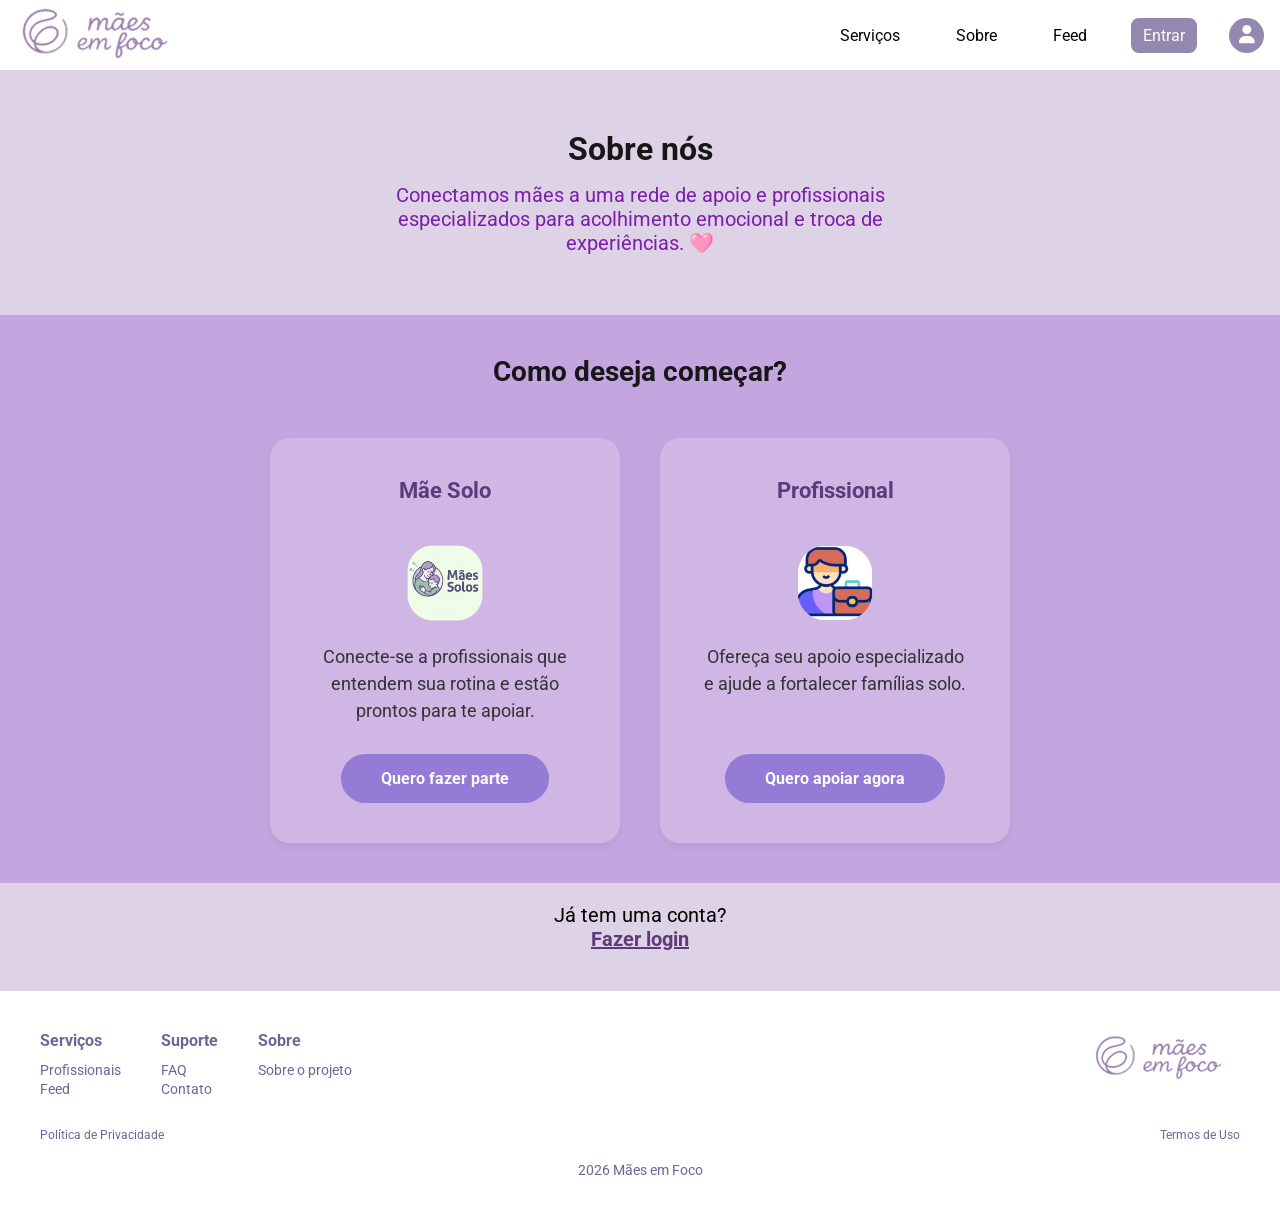
<file: index.html>
<!DOCTYPE html>
<html lang="pt-br">
  <head>
    <meta charset="UTF-8" />
    <meta http-equiv="refresh" content="0; url=src/index.html" />
    <title>Mães em Foco</title>
  </head>
  <body>
    <p>Redirecionando... <a href="src/index.html">Clique aqui se não for redirecionado</a>.</p>
  </body>
</html>
</file>
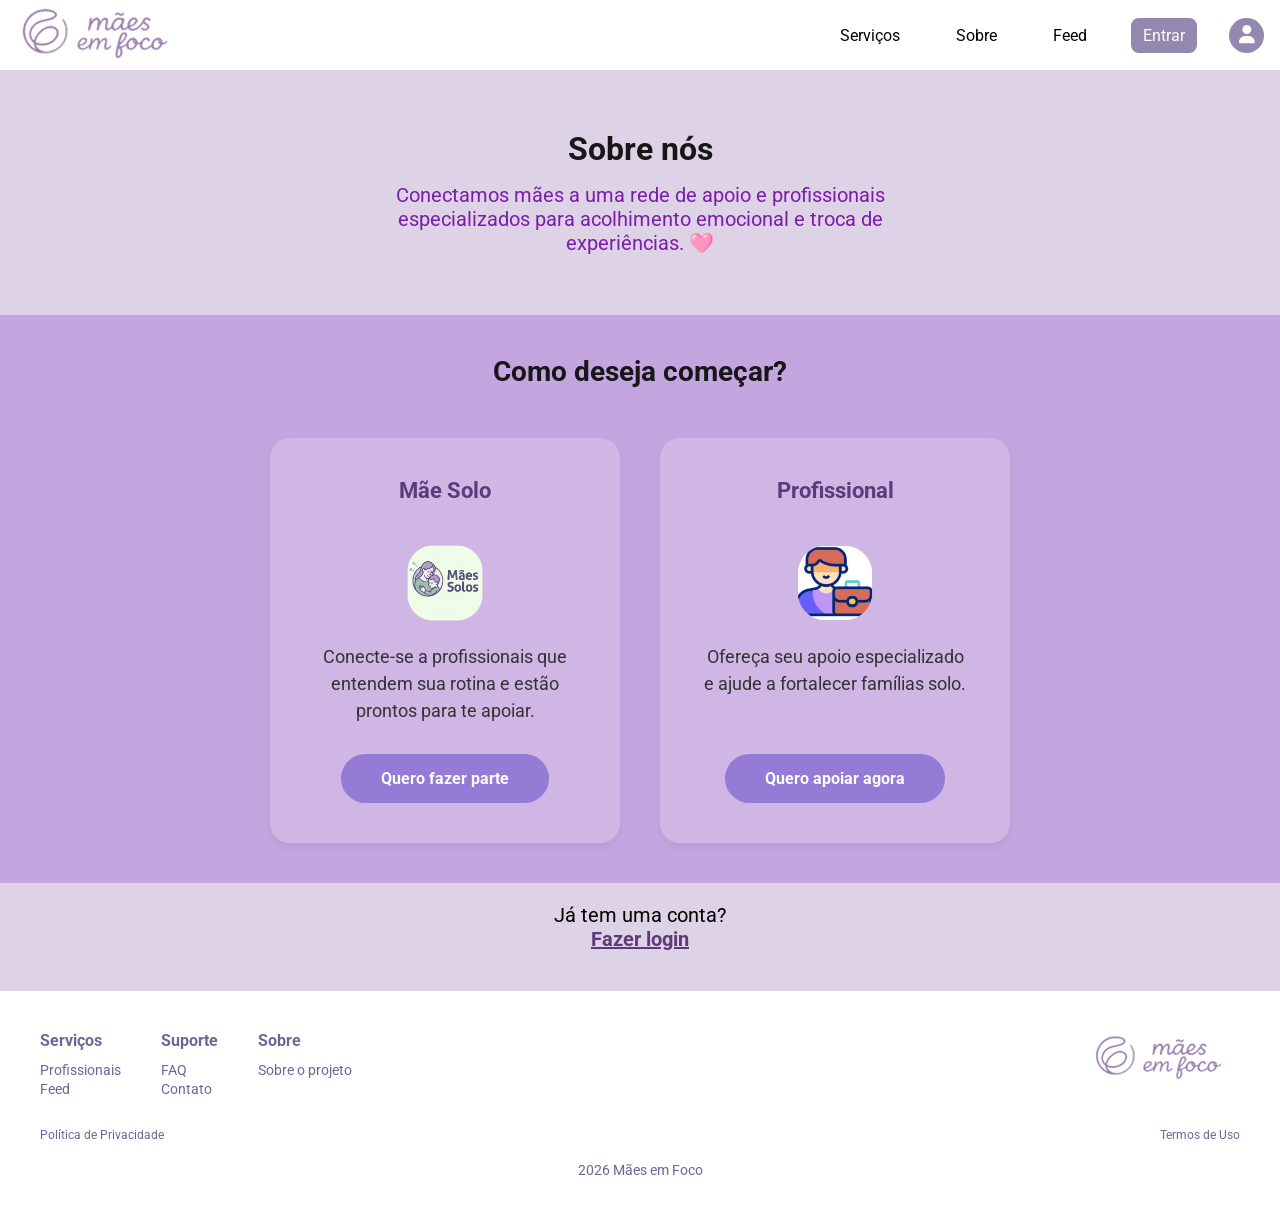
<file: src/index.html>
<!DOCTYPE html>
<html lang="pt-br">
  <head>
    <meta charset="UTF-8" />
    <meta name="viewport" content="width=device-width, initial-scale=1.0" />
    <title>Início | Mães em Foco</title>
    <link rel="stylesheet" href="assets/css/global.css" />
    <link rel="stylesheet" href="assets/css/style.css" />
    <link rel="stylesheet" href="https://cdnjs.cloudflare.com/ajax/libs/font-awesome/6.5.0/css/all.min.css" />
  </head>
  <body>
    <header-component></header-component>

    <main class="conteudo-principal">
      <section class="banner-sobre">
        <h2>Sobre nós</h2>
        <p>Conectamos mães a uma rede de apoio e profissionais especializados para acolhimento emocional e troca de experiências. 🩷</p>
      </section>

      <section class="secao-escolha">
        <h3 class="titulo-escolha">Como deseja começar?</h3>
        <div class="cards-container">
          <div class="card">
            <h4>Mãe Solo</h4>
            <img src="assets/img/icon-mae.png" alt="Mãe Solo" class="card-icon" />
            <p class="card-texto">Conecte-se a profissionais que entendem sua rotina e estão prontos para te apoiar.</p>
            <a href="pages/cadastro/cadastro-maes.html" class="btn-acao">Quero fazer parte</a>
          </div>

          <div class="card">
            <h4>Profissional</h4>
            <img src="assets/img/icon-profissional.png" alt="Profissional" class="card-icon" />
            <p class="card-texto">Ofereça seu apoio especializado e ajude a fortalecer famílias solo.</p>
            <a href="cadastro-profissional.html" class="btn-acao">Quero apoiar agora</a>
          </div>
        </div>
      </section>

      <section class="login-prompt">
        <p>Já tem uma conta?</p>
        <a href="pages/login-maes/login-maes.html">Fazer login</a>
      </section>
    </main>

    <footer-component></footer-component>

    <script src="assets/navbar.js"></script>
    <script src="assets/footer.js"></script>
  </body>
</html>
</file>
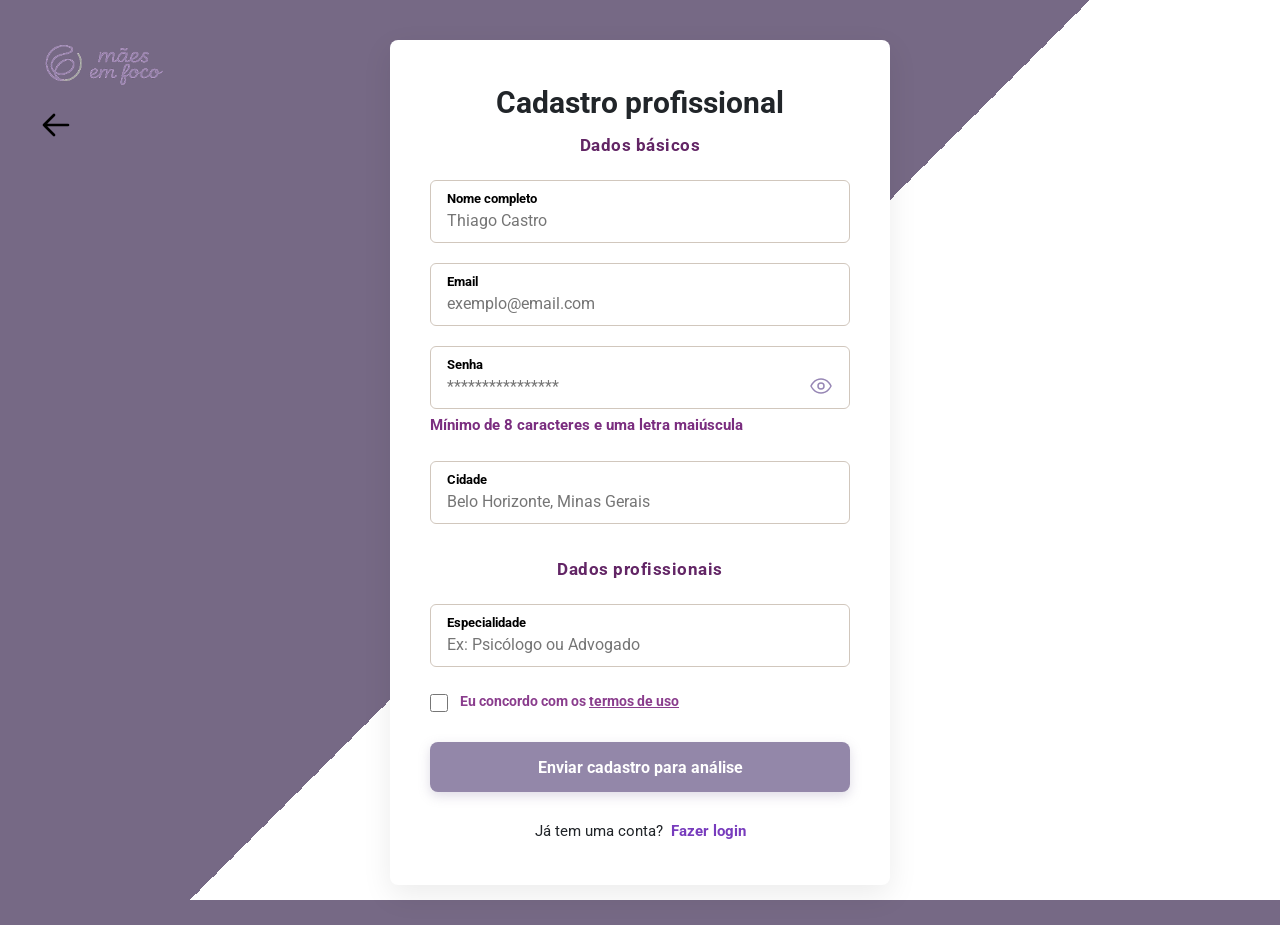
<file: src/cadastro-profissional.html>
<!DOCTYPE html>
<html lang="pt-br">

<head>
    <meta charset="UTF-8">
    <meta name="viewport" content="width=device-width, initial-scale=1.0">
    <link rel="stylesheet" href="assets/css/cadastro-profissional.css">
    <title>Cadastro Profissional - Mães em Foco</title>
</head>

<body>
    <div class="topo-pagina">
        <img src="assets/img/logo.png" alt="Mães em Foco" id="logo-fundo">
        <a href="javascript:history.back()" class="voltar-btn">
            <svg xmlns="http://www.w3.org/2000/svg" fill="none" viewBox="0 0 24 24" stroke-width="2" stroke="currentColor">
                <path stroke-linecap="round" stroke-linejoin="round" d="M10.5 19.5L3 12m0 0l7.5-7.5M3 12h18" />
            </svg>
        </a>
    </div>
    
    <main class="container" id="conteudo-principal">
        <form id="form-login">
            <h1>Cadastro profissional</h1>
            <p class="paragrafo1 secao-dados">Dados básicos</p>
            
            <div class="input-box">
                <label for="nome">Nome completo</label>
                <input placeholder="Thiago Castro" type="text" name="name" id="nome">
            </div>
            
            <div class="input-box">
                <label for="email">Email</label>
                <input placeholder="exemplo@email.com" type="email" autocomplete="email" id="email">
            </div>
            
            <div class="input-box">
                <label for="senha">Senha</label>
                <div class="senha-wrapper">
                    <input placeholder="****************" type="password" maxlength="14" id="senha">
                    <span class="olho-senha" id="btn-olho">
                        <svg id="icone-olho" xmlns="http://www.w3.org/2000/svg" fill="none" viewBox="0 0 24 24" stroke-width="1.5" stroke="currentColor" width="24" height="24">
                            <path class="olho-visivel" d="M2 12s3-7 10-7 10 7 10 7-3 7-10 7-10-7-10-7z" />
                            <circle class="olho-visivel" cx="12" cy="12" r="3" />
                            <line class="olho-oculto" x1="2" y1="2" x2="22" y2="22" />
                        </svg>
                    </span>
                </div>
            </div>
            <p class="aviso-senha">Mínimo de 8 caracteres e uma letra maiúscula</p>
            
            <div class="input-box">
                <label for="cidade">Cidade</label>
                <input placeholder="Belo Horizonte, Minas Gerais" id="cidade">
            </div>
            
            <p class="paragrafo1 secao-profissionais">Dados profissionais</p>
            
            <div class="input-box">
                <label for="especialidade">Especialidade</label>
                <input placeholder="Ex: Psicólogo ou Advogado" id="especialidade" list="opcoes-especialidade">
                <datalist id="opcoes-especialidade">
                    <option value="Psicólogo">
                    <option value="Advogado">
                    <option value="Babá">
                    <option value="Creche">
                </datalist>
            </div>

           <div class="input-box" id="registroContainer" style="display: none;">
    <label for="registro">Registro profissional (OAB, CRP)</label>

    <div class="arquivo-wrapper">
       <span class="icone-anexo" style="font-family: Arial, sans-serif;">
    📎
</span>

        <input
            type="file"
            id="registro"
            accept=".pdf,.jpg,.jpeg,.png"
        >

        <span id="nomeArquivo">Selcione o documento comprovatório</span>
    </div>
</div>
            
            <div class="lembrar-senha">
                <input type="checkbox" id="termos">
                <label for="termos">
                    Eu concordo com os <a href="termosdeuso.html">termos de uso</a>
                </label>
            </div>
            
            <button type="submit" class="prof">Enviar cadastro para análise</button>
            
            <div class="profissional">
                <span>Já tem uma conta? <a href="pages/login-maes/login-maes.html" class="conta"><b>Fazer login</b></a></span>
            </div>
        </form>
    </main>

    <div id="tela-sucesso" class="tela-sucesso" style="display: none;">
        <div class="card-notificacao">
            <div class="mensagem-sucesso">
                Sucesso! Seu cadastro foi enviado para análise. Em breve você receberá um retorno no seu e-mail.
            </div>
            <button type="button" id="btn-fechar-sucesso" class="btn-ok">OK</button>
        </div>
    </div>

       <div id="tela-email-analise" class="tela-sucesso" style="display: none;">
    <div class="card-notificacao">
        <div class="mensagem-sucesso">
            Este e-mail já está em análise. Caso seja aprovado, entraremos em contato!
        </div>
        <button type="button" id="btn-fechar-analise" class="btn-ok">
            OK
        </button>
    </div>
</div>
   

    <script src="assets/js/cadastro-sucesso.js"></script>
    <script src="assets/js/profissional.js"></script>
</body>
</html>
</file>
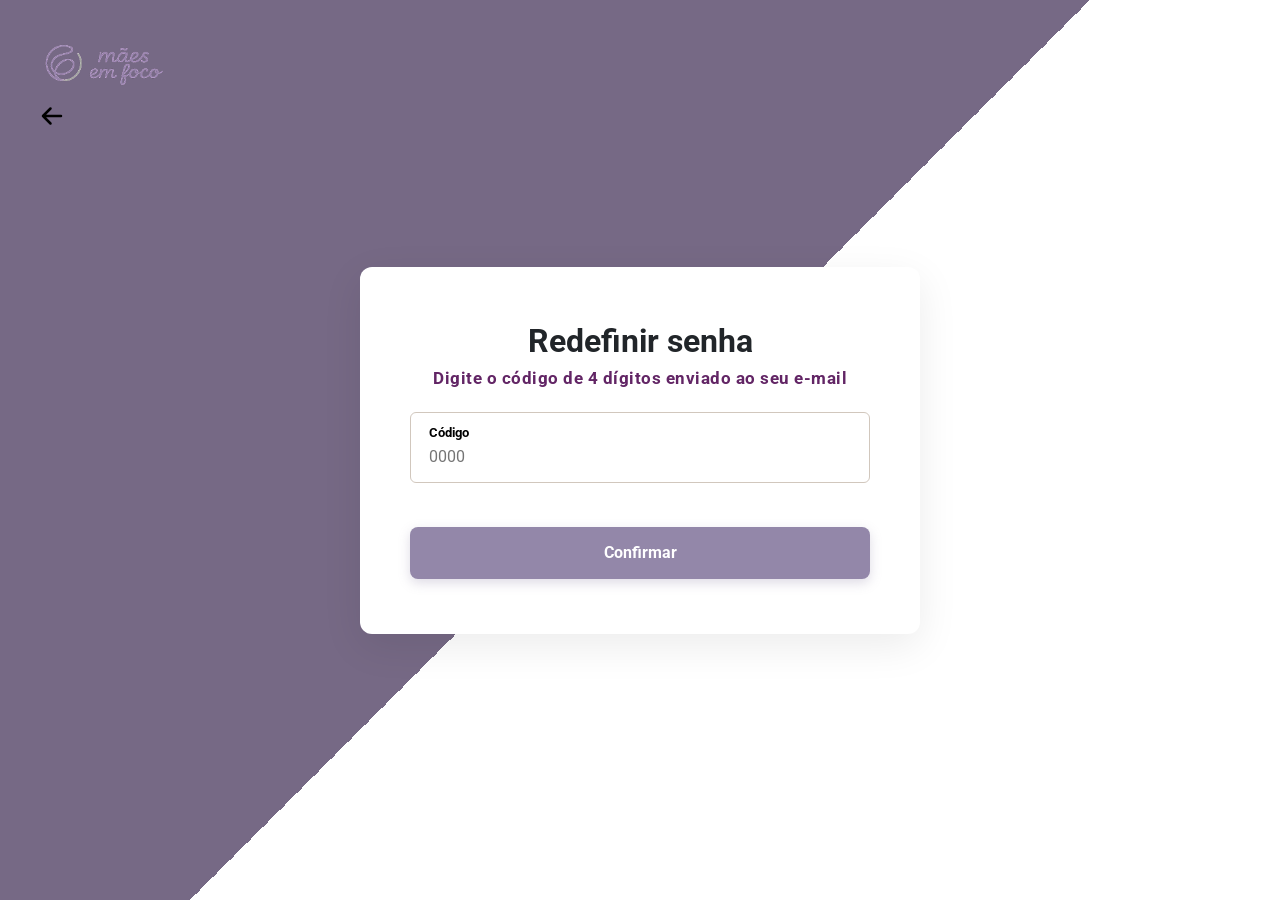
<file: src/codigo.html>
<!DOCTYPE html>
<html lang="pt-br">
<head>
    <meta charset="UTF-8">
    <meta name="viewport" content="width=device-width, initial-scale=1.0">
    <link rel="stylesheet" href="assets/css/codigo.css">
    <title>Verificar Código - Mães em Foco</title>
</head>
<body>

    <div class="topo-pagina">
        <img src="assets/img/logo.png" alt="Mães em Foco" id="logo-fundo">
        <a href="javascript:history.back()" class="voltar-btn">
            <svg xmlns="http://www.w3.org/2000/svg" fill="none" viewBox="0 0 24 24" stroke-width="2.5" stroke="currentColor" width="24" height="24">
                <path stroke-linecap="round" stroke-linejoin="round" d="M10.5 19.5L3 12m0 0l7.5-7.5M3 12h18" />
            </svg>
        </a>
    </div>
    
    <main class="container">
        <form id="form-login">
            <h1>Redefinir senha</h1>
            <p class="paragrafo-1">Digite o código de 4 dígitos enviado ao seu e-mail</p>
            
            <div class="secao-dados">
                <div class="input-box">
                    <label for="codigo">Código</label>
                    <input placeholder="0000" type="number" id="codigo" maxlength="4" required>
                </div>
            </div>
            
            <button type="submit" class="code">Confirmar</button>
        </form>
    </main>

    <div id="tela-sucesso" class="tela-sucesso" style="display: none;">
        <div class="card-notificacao">
            <div class="mensagem-sucesso">
                Código validado com sucesso!
            </div>
            <button type="button" id="btn-fechar-sucesso" class="btn-ok">OK</button>
        </div>
    </div>

    <script src="assets/js/codigo.js"></script>
</body>
</html>
</file>
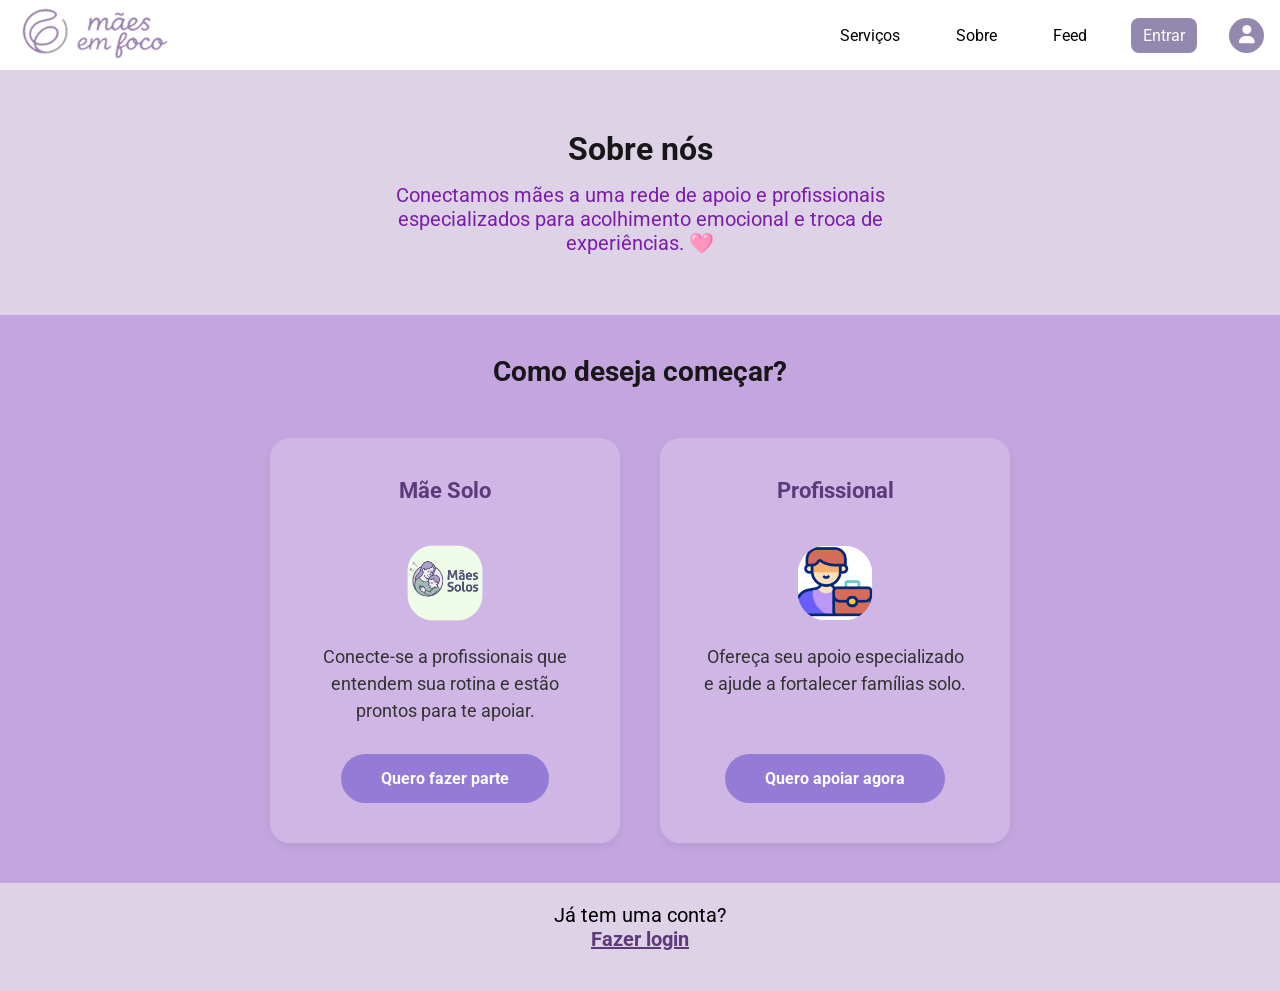
<file: src/landing-page.html>
<!DOCTYPE html>
<html lang="pt-br">
  <head>
    <meta charset="UTF-8" />
    <meta name="viewport" content="width=device-width, initial-scale=1.0" />
    <title>Início | Mães em Foco</title>
    <link rel="stylesheet" href="assets/css/global.css" />
    <link rel="stylesheet" href="assets/css/landing-page.css" />
    <link rel="stylesheet" href="https://cdnjs.cloudflare.com/ajax/libs/font-awesome/6.5.0/css/all.min.css" />
  </head>
  <body>
    <header-component></header-component>

    <main class="conteudo-principal">
      <section class="banner-sobre">
        <h2>Sobre nós</h2>
        <p>Conectamos mães a uma rede de apoio e profissionais especializados para acolhimento emocional e troca de experiências. 🩷 </p>
      </section>

      <section class="secao-escolha">
        <h3 class="titulo-escolha">Como deseja começar?</h3>
        <div class="cards-container">
          <div class="card">
            <h4>Mãe Solo</h4>
            <img src="assets/img/icon-mae.png" alt="Mãe Solo" class="card-icon">
            <p class="card-texto">Conecte-se a profissionais que entendem sua rotina e estão prontos para te apoiar.</p>
            <button class="btn-acao">Quero fazer parte</button>
          </div>
          
          <div class="card">
            <h4>Profissional</h4>
            <img src="assets/img/icon-profissional.png" alt="Profissional" class="card-icon">
            <p class="card-texto">Ofereça seu apoio especializado e ajude a fortalecer famílias solo.</p>
            <a href="cadastro-profissional.html" class="btn-acao">Quero apoiar agora</a>
          </div>
        </div>
      </section>

      <section class="login-prompt">
        <p>Já tem uma conta?</p>
        <a href="login.html">Fazer login</a>
      </section>
    </main>

    <footer-component></footer-component>

    <script src="assets/navbar.js"></script>
  </body>
</html>
</file>
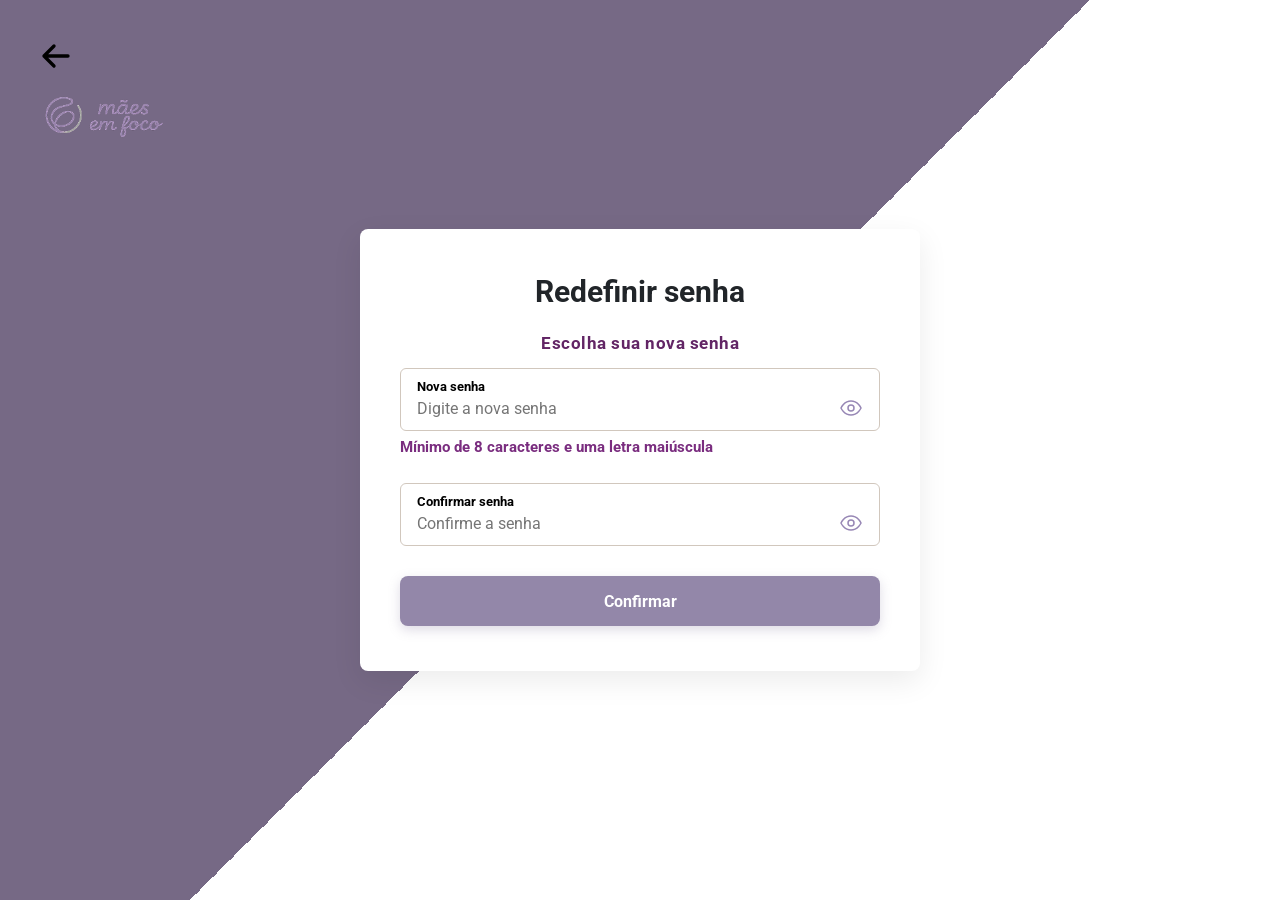
<file: src/nova-senha.html>
<!DOCTYPE html>
<html lang="pt-br">
<head>
  <meta charset="UTF-8">
  <meta name="viewport" content="width=device-width, initial-scale=1.0">
  <link rel="stylesheet" href="assets/css/nova-senha.css">
  <title>Recuperação de senha</title>
</head>
<body>

  <div class="topo-pagina">
    <a href="javascript:history.back()" class="voltar-btn">
      <svg xmlns="http://www.w3.org/2000/svg" fill="none" viewBox="0 0 24 24" stroke-width="2.5" stroke="currentColor" style="width: 100%; height: 100%;">
        <path stroke-linecap="round" stroke-linejoin="round" d="M10.5 19.5L3 12m0 0l7.5-7.5M3 12h18" />
      </svg>
    </a>
    <img src="assets/img/logo.png" alt="Mães em Foco" id="logo-fundo">
  </div>

  <main class="container">
    <form id="form-login">
      <h1>Redefinir senha</h1>
      <p class="paragrafo1">Escolha sua nova senha</p>

      <div class="secao-dados">
        <div class="input-box">
          <label for="senha-nova">Nova senha</label>
          <div class="senha-wrapper">
            <input type="password" maxlength="14" id="senha-nova" placeholder="Digite a nova senha">
            <span class="olho-senha" id="btn-olho-nova">
              <svg xmlns="http://www.w3.org/2000/svg" fill="none" viewBox="0 0 24 24" stroke-width="1.5" stroke="currentColor" width="24" height="24">
                <path class="olho-visivel" d="M2 12s3-7 10-7 10 7 10 7-3 7-10 7-10-7-10-7z" />
                <circle class="olho-visivel" cx="12" cy="12" r="3" />
                <line class="olho-oculto" x1="2" y1="2" x2="22" y2="22" />
              </svg>
            </span>
          </div>
        </div>
        
        <p class="ajuda-texto">Mínimo de 8 caracteres e uma letra maiúscula</p>

        <div class="input-box">
          <label for="confirme">Confirmar senha</label>
          <div class="senha-wrapper">
            <input type="password" maxlength="14" id="confirme" placeholder="Confirme a senha">
            <span class="olho-senha" id="btn-olho-confirme">
              <svg xmlns="http://www.w3.org/2000/svg" fill="none" viewBox="0 0 24 24" stroke-width="1.5" stroke="currentColor" width="24" height="24">
                <path class="olho-visivel" d="M2 12s3-7 10-7 10 7 10 7-3 7-10 7-10-7-10-7z" />
                <circle class="olho-visivel" cx="12" cy="12" r="3" />
                <line class="olho-oculto" x1="2" y1="2" x2="22" y2="22" />
              </svg>
            </span>
          </div>
        </div>
      </div>

      <button type="submit" class="new">Confirmar</button>
    </form>
  </main>

  <div id="tela-sucesso" class="tela-sucesso" style="display: none;">
    <div class="card-notificacao">
        <div class="mensagem-sucesso">
            Sucesso! Sua senha foi redefinida com sucesso. Clique em OK para voltar à tela de login.
        </div>
        <button type="button" id="btn-fechar-sucesso" class="btn-ok">OK</button>
    </div>
  </div>

  <script src="assets/js/novasenha.js"></script>
</body>
</html>
</file>
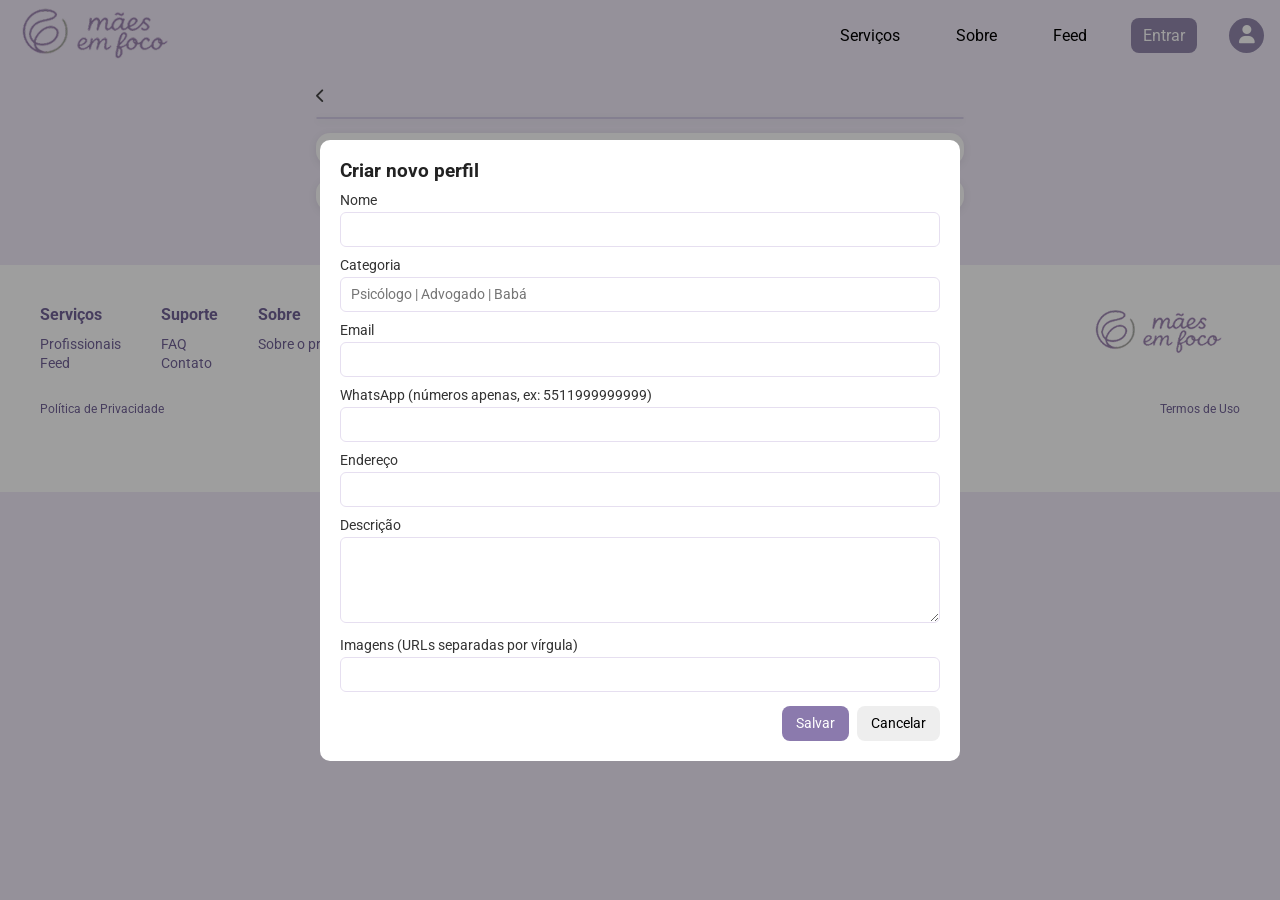
<file: src/perfil.html>
﻿<!DOCTYPE html>
<html lang="pt-br">
<head>
    <meta charset="UTF-8" />
    <meta name="viewport" content="width=device-width, initial-scale=1.0" />
    <title>Página Profissional | Mães em Foco</title>
    <link rel="stylesheet" href="assets/css/global.css" />
    <link rel="stylesheet" href="assets/css/perfil.css" />
    <link rel="stylesheet" href="https://cdnjs.cloudflare.com/ajax/libs/font-awesome/6.5.0/css/all.min.css" />
</head>
<body>
<header-component></header-component>

<main class="perfil-page">
    <a href="javascript:history.back()" class="voltar-link"><i class="fa-solid fa-chevron-left"></i></a>

    <section class="card-principal" id="card-principal">
    </section>

    <section class="endereco-card" id="endereco-card">
    </section>

    <section class="galeria-card" id="galeria-card">
    </section>

    <section class="avaliacoes-card" id="avaliacoes-card">
    </section>

    <div class="acoes-admin" id="acoes-admin" style="display:none;">
        <button id="btn-editar" class="btn btn-edit">Editar perfil</button>
        <button id="btn-excluir" class="btn btn-delete">Excluir perfil</button>
    </div>

    <div id="modal-edicao" class="modal" style="display:none;">
        <div class="modal-conteudo">
            <h3 id="modal-titulo">Editar perfil</h3>
            <form id="form-edicao">
                <label for="input-nome">Nome</label>
                <input type="text" id="input-nome" required />

                <label for="input-categoria">Categoria</label>
                <input type="text" id="input-categoria" placeholder="Psicólogo | Advogado | Babá" required />

                <label for="input-email">Email</label>
                <input type="email" id="input-email" />

                <label for="input-whatsapp">WhatsApp (números apenas, ex: 5511999999999)</label>
                <input type="text" id="input-whatsapp" />

                <label for="input-endereco">Endereço</label>
                <input type="text" id="input-endereco" />

                <label for="input-descricao">Descrição</label>
                <textarea id="input-descricao" rows="4"></textarea>

                <label for="input-imagens">Imagens (URLs separadas por vírgula)</label>
                <input type="text" id="input-imagens" />

                <div class="modal-actions">
                    <button type="submit" class="btn btn-save">Salvar</button>
                    <button type="button" id="btn-cancelar" class="btn btn-cancel">Cancelar</button>
                </div>
            </form>
        </div>
    </div>

</main>

<footer-component></footer-component>

<script src="assets/navbar.js"></script>
<script src="assets/footer.js"></script>
<script src="assets/js/perfil.js"></script>
</body>
</html>
</file>
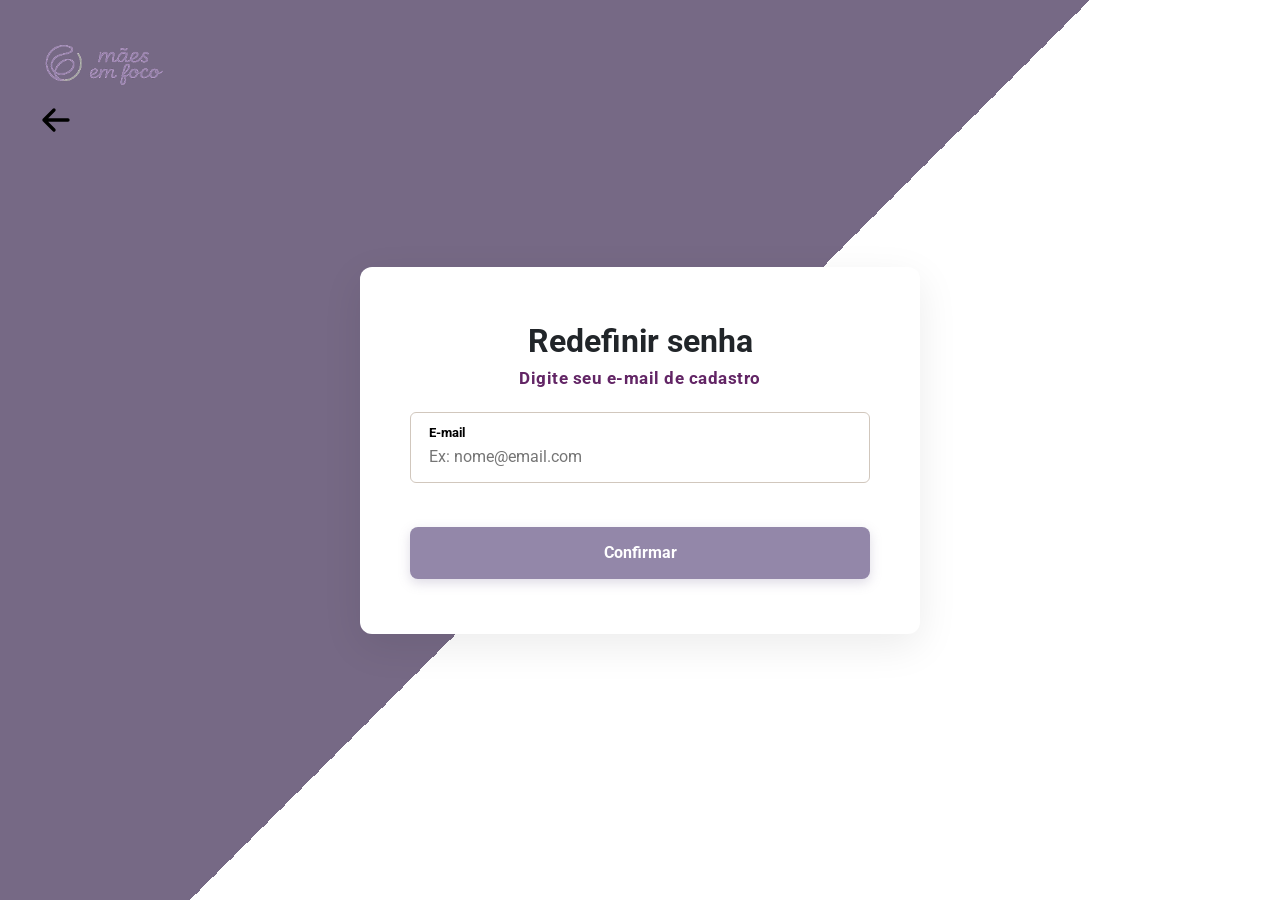
<file: src/senha.html>
<!DOCTYPE html>
<html lang="pt-br">
<head>
  <meta charset="UTF-8">
  <meta name="viewport" content="width=device-width, initial-scale=1.0">
  <link rel="stylesheet" href="assets/css/senha.css">
  <title>Senha de acesso</title>
</head>
<body>

  <div class="topo-pagina">
    <img src="assets/img/logo.png" alt="Mães em Foco" id="logo-fundo">
    <a href="#" class="voltar-btn">
      <svg xmlns="http://www.w3.org/2000/svg" fill="none" viewBox="0 0 24 24" stroke-width="2.5" stroke="currentColor" style="width: 100%; height: 100%;">
        <path stroke-linecap="round" stroke-linejoin="round" d="M10.5 19.5L3 12m0 0l7.5-7.5M3 12h18" />
      </svg>
    </a>
  </div>

  <main class="container">
    <form id="form-login">
      <h1>Redefinir senha</h1>
      <p class="paragrafo-1">Digite seu e-mail de cadastro</p>

      <div class="secao-dados">
        <div class="input-box">
          <label for="email">E-mail</label>
          <input type="email" id="email" autocomplete="email" placeholder="Ex: nome@email.com" required>
        </div>
      </div>

      <button type="submit" class="chave">Confirmar</button>
    </form>
  </main>

  <div id="tela-sucesso" class="tela-sucesso" style="display: none;">
    <div class="card-notificacao">
      <div class="mensagem-sucesso">
 Enviamos um codigo para confirmação do E-mail. Verifique sua caixa de entrada.
      </div>
      <button type="button" id="btn-fechar-sucesso" class="btn-ok">OK</button>
    </div>
  </div>

  <script src="assets/js/senha.js"></script>
</body>
</html>
</file>
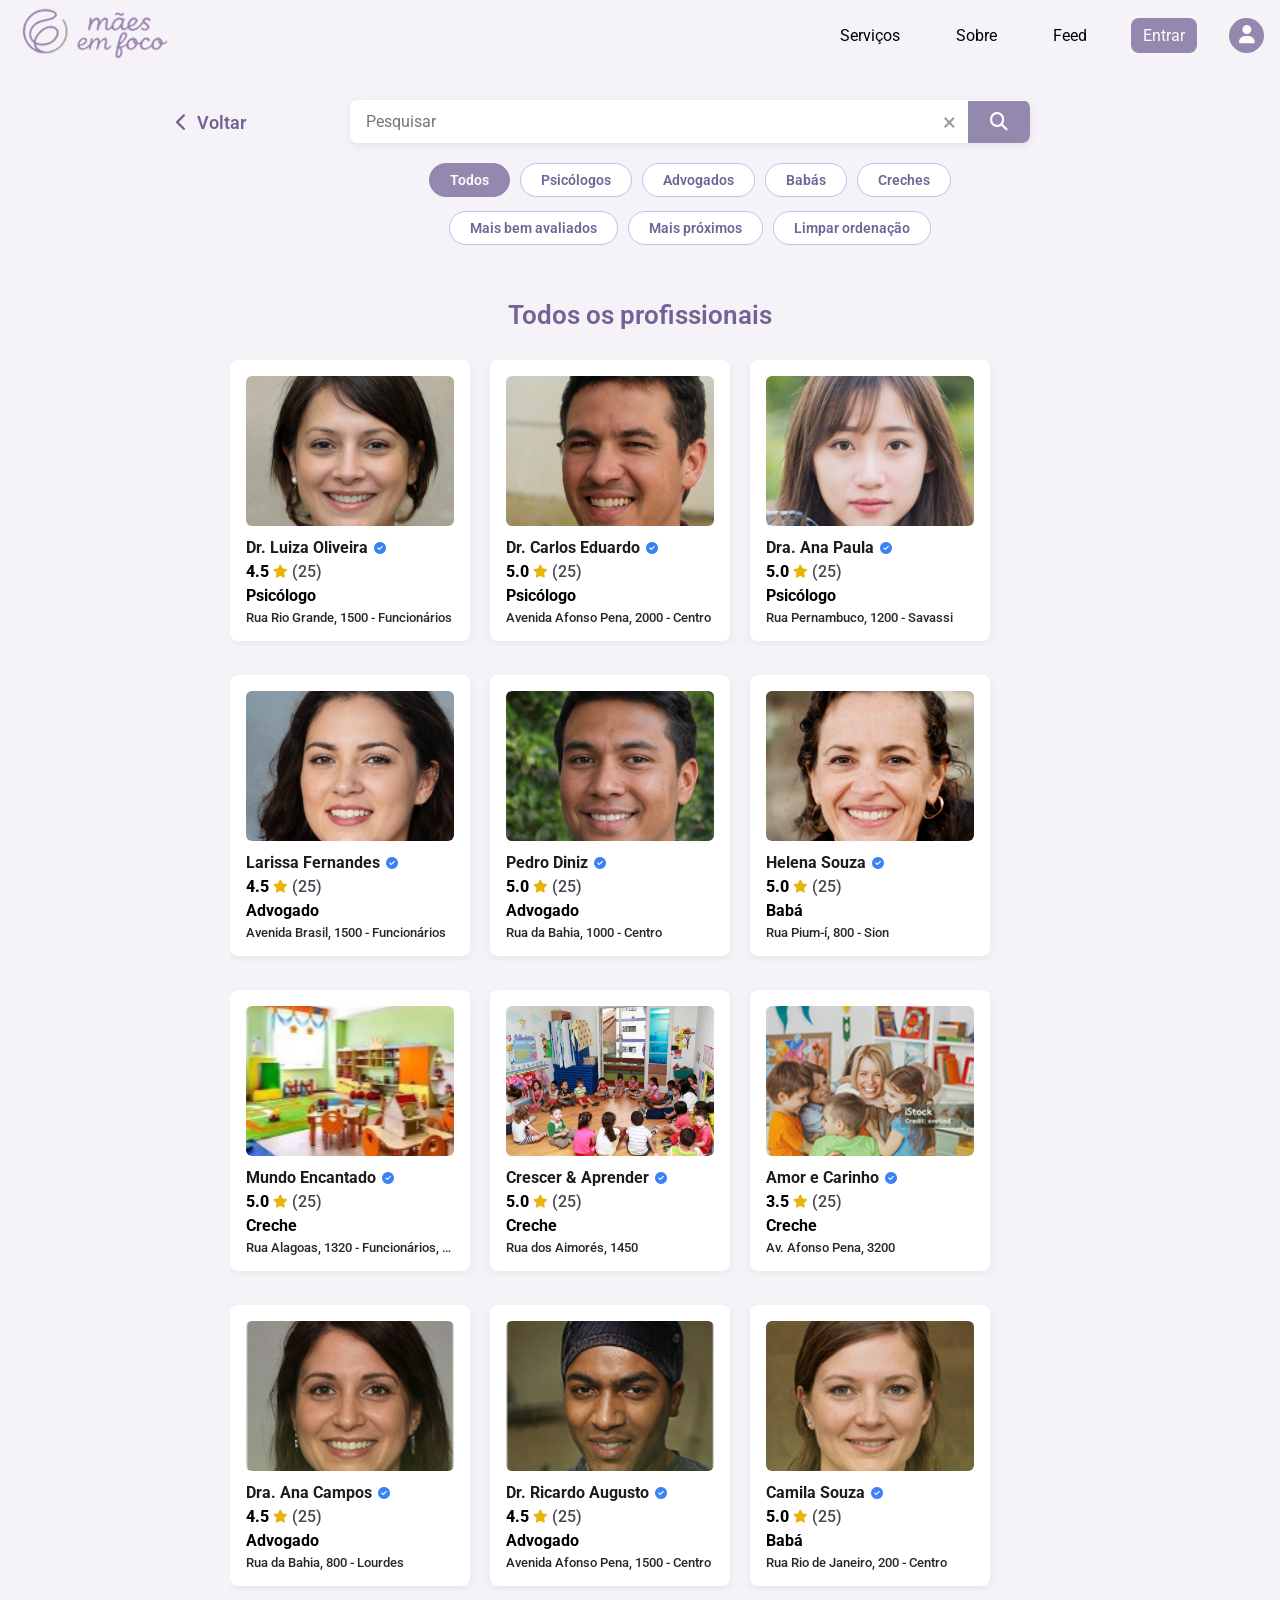
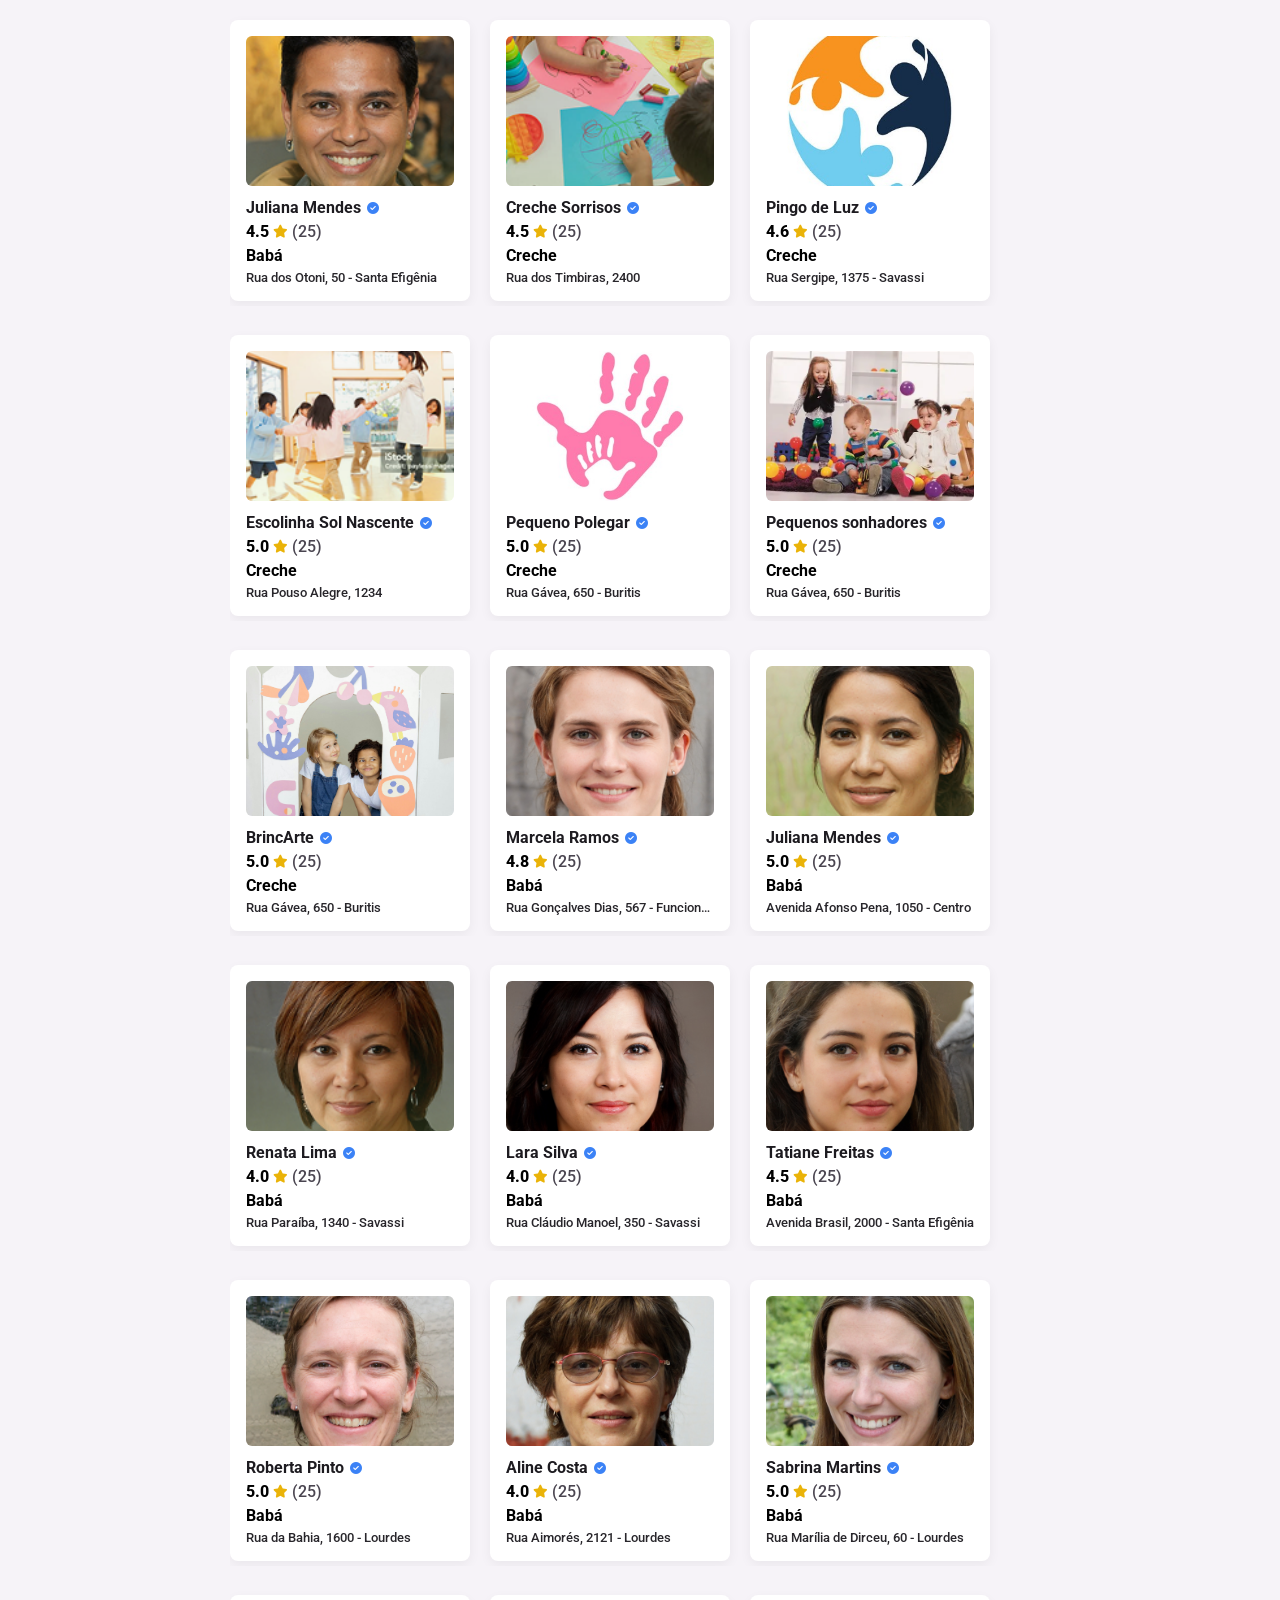
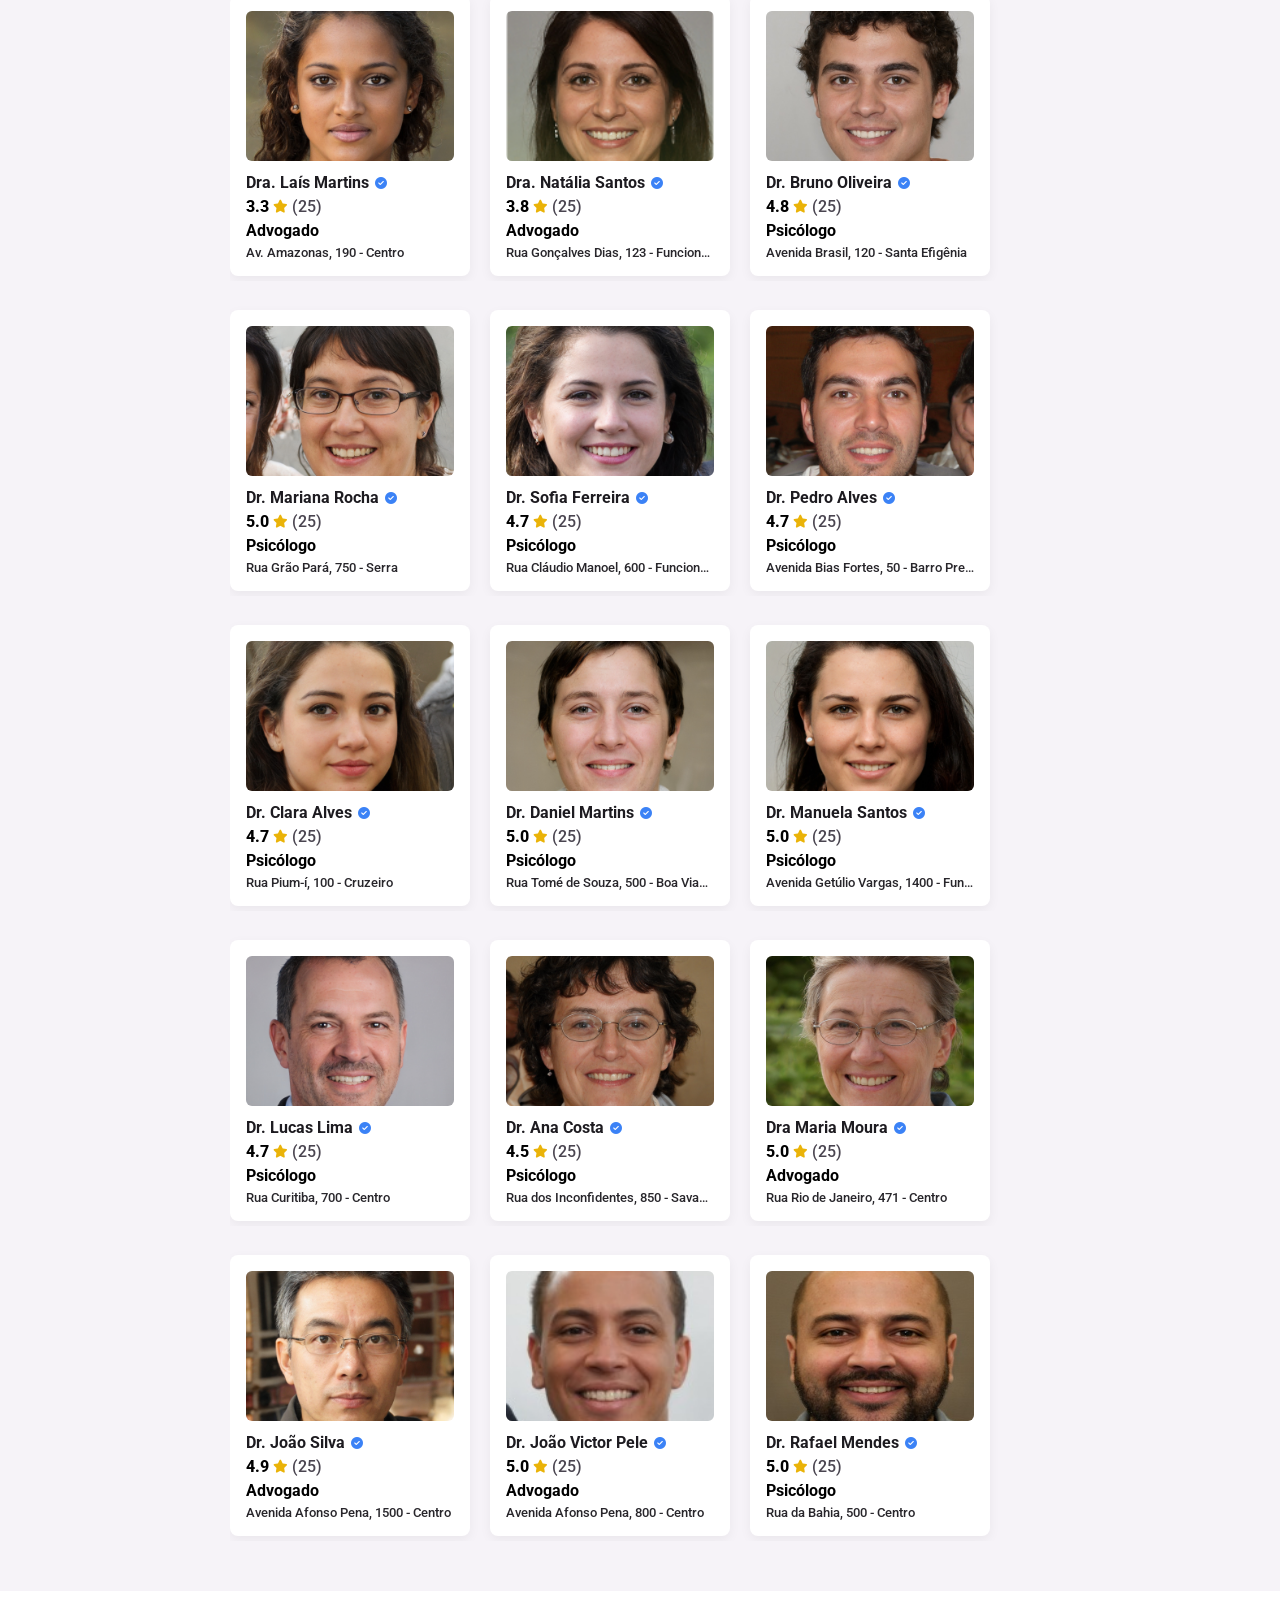
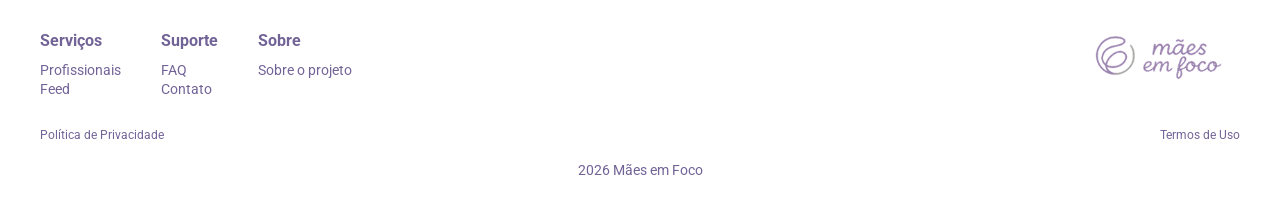
<file: src/servicos.html>
<!DOCTYPE html>
<html lang="pt-br">
  <head>
    <meta charset="UTF-8" />
    <meta name="viewport" content="width=device-width, initial-scale=1.0" />
    <link rel="stylesheet" href="assets/css/servicos.css" />
    <link rel="stylesheet" href="assets/css/global.css" />
    <link rel="stylesheet" href="https://cdnjs.cloudflare.com/ajax/libs/font-awesome/6.5.0/css/all.min.css" />
    <title>Serviços | Mães em Foco</title>
  </head>
  <body>
    <header-component></header-component>

    <div class="pesquisa-container">
      <div class="area-superior-voltar">
        <a href="index.html" class="btn-voltar">
          <i class="fa-solid fa-chevron-left"></i> Voltar
        </a>
      </div>

      <div class="pesquisa">
        <input type="text" class="barra" placeholder="Pesquisar" />
        <span class="clear-btn" onclick="document.querySelector('.barra').value = ''">×</span>
        <button class="botao-pesquisa"><i class="fa-solid fa-magnifying-glass"></i></button>
      </div>

      <div class="pesquisa-rapida" id="filtros-categoria">
        <button class="todos active" data-categoria="Todos">Todos</button>
        <button class="psicologos" data-categoria="Psicólogo">Psicólogos</button>
        <button class="advogados" data-categoria="Advogado">Advogados</button>
        <button class="babas" data-categoria="Babá">Babás</button>
        <button class="creches" data-categoria="Creche">Creches</button>
      </div>
      <div class="ordenacao-filtros">
        <button id="btn-mais-avaliados">Mais bem avaliados</button>
        <button id="btn-mais-proximos">Mais próximos</button>
        <button id="btn-limpar-ordenacao">Limpar ordenação</button>
      </div>
    </div>

    <div class="conteudo-principal">
        <h1 id="titulo-categoria-atual">Todos os Profissionais</h1>
        <div class="container-profissionais" id="lista-profissionais"></div>
    </div>

    <footer-component></footer-component>

    <script src="assets/footer.js"></script>
    <script src="assets/navbar.js"></script>
    <script src="assets/js/servicos.js"></script>
  </body>
</html>
</file>
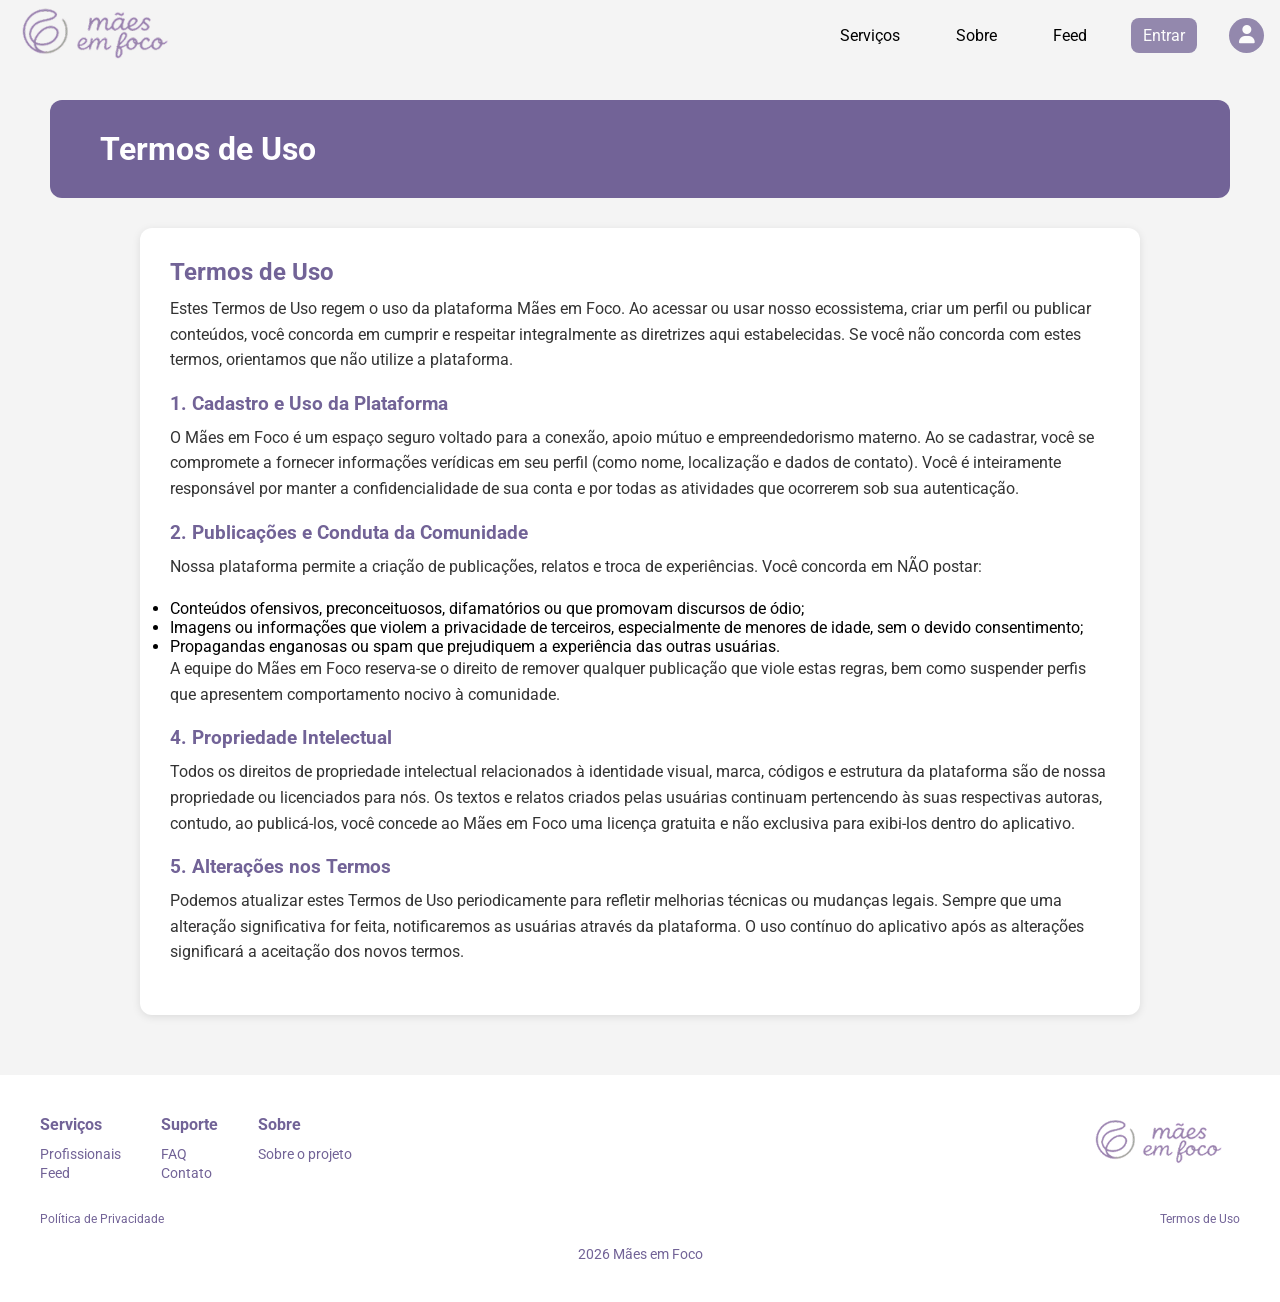
<file: src/termosdeuso.html>
<!DOCTYPE html>
<html lang="pt-br">

<head>
  <meta charset="UTF-8" />
  <meta name="viewport" content="width=device-width, initial-scale=1.0" />
  <title>Termos de Uso | Mães em Foco</title>
  
  <link rel="stylesheet" href="assets/css/global.css" /> 
  <link rel="stylesheet" href="assets/css/privstyle.css" />
  
  <link rel="stylesheet" href="https://cdnjs.cloudflare.com/ajax/libs/font-awesome/6.5.0/css/all.min.css" />
</head>

<body>
  <header-component></header-component>

  <main>
    <div class="titulo">
      <h1>Termos de Uso</h1>
    </div>

    <div class="termosdeuso">
      <h2>Termos de Uso</h2>

      <p>
        Estes Termos de Uso regem o uso da plataforma Mães em Foco. Ao acessar ou usar nosso ecossistema, 
        criar um perfil ou publicar conteúdos, você concorda em cumprir e respeitar integralmente as diretrizes 
        aqui estabelecidas. Se você não concorda com estes termos, orientamos que não utilize a plataforma.
      </p>

      <h3>1. Cadastro e Uso da Plataforma</h3>
      <p>
        O Mães em Foco é um espaço seguro voltado para a conexão, apoio mútuo e empreendedorismo materno. Ao se cadastrar, 
        você se compromete a fornecer informações verídicas em seu perfil (como nome, localização e dados de contato). 
        Você é inteiramente responsável por manter a confidencialidade de sua conta e por todas as atividades que 
        ocorrerem sob sua autenticação.
      </p>

      <h3>2. Publicações e Conduta da Comunidade</h3>
      <p>
        Nossa plataforma permite a criação de publicações, relatos e troca de experiências. Você concorda em NÃO postar:
      </p>
      <ul>
        <li>Conteúdos ofensivos, preconceituosos, difamatórios ou que promovam discursos de ódio;</li>
        <li>Imagens ou informações que violem a privacidade de terceiros, especialmente de menores de idade, sem o devido consentimento;</li>
        <li>Propagandas enganosas ou spam que prejudiquem a experiência das outras usuárias.</li>
      </ul>
      <p>
        A equipe do Mães em Foco reserva-se o direito de remover qualquer publicação que viole estas regras, bem como 
        suspender perfis que apresentem comportamento nocivo à comunidade.
      </p>

      <h3>4. Propriedade Intelectual</h3>
      <p>
        Todos os direitos de propriedade intelectual relacionados à identidade visual, marca, códigos e estrutura da plataforma 
        são de nossa propriedade ou licenciados para nós. Os textos e relatos criados pelas usuárias continuam pertencendo às suas 
        respectivas autoras, contudo, ao publicá-los, você concede ao Mães em Foco uma licença gratuita e não exclusiva para exibi-los 
        dentro do aplicativo.
      </p>

      <h3>5. Alterações nos Termos</h3>
      <p>
        Podemos atualizar estes Termos de Uso periodicamente para refletir melhorias técnicas ou mudanças legais. Sempre que uma 
        alteração significativa for feita, notificaremos as usuárias através da plataforma. O uso contínuo do aplicativo após as 
        alterações significará a aceitação dos novos termos.
      </p>
    </div> 
  </main>

  <footer-component></footer-component>

  <script src="assets/footer.js"></script>
  <script src="assets/navbar.js"></script>
</body>

</html>
</file>
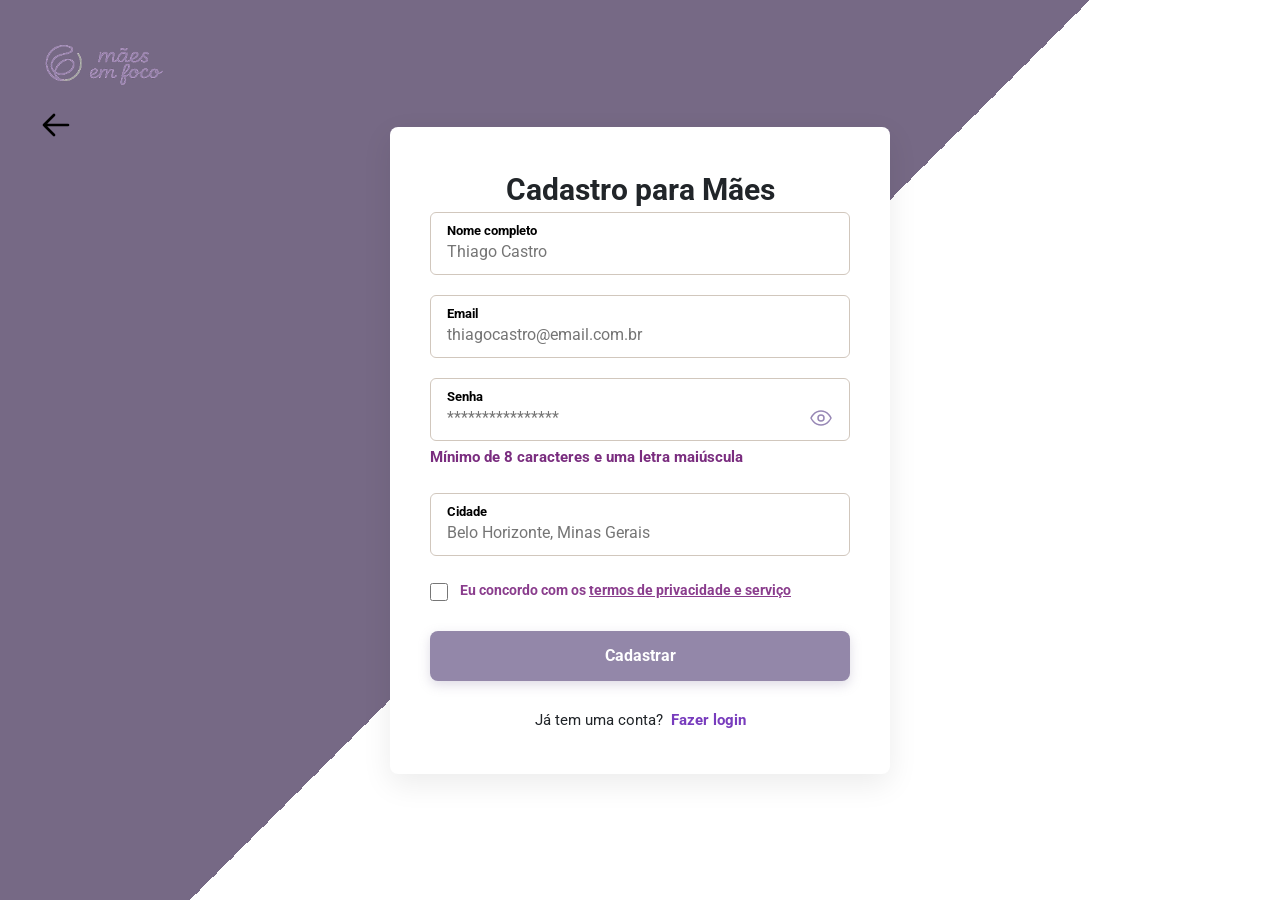
<file: src/pages/cadastro/cadastro-maes.html>
<!DOCTYPE html>
<html lang="pt-br">

<head>
    <meta charset="UTF-8">
    <meta name="viewport" content="width=device-width, initial-scale=1.0">
    <link rel="stylesheet" href="../../assets/css/cadastro-profissional.css">
    <link rel="stylesheet" href="css/cadastro-maes.css">
    <title>Cadastro para Mães - Mães em Foco</title>
</head>

<body>
    <div class="topo-pagina">
        <img src="../../assets/img/logo.png" alt="Mães em Foco" id="logo-fundo">
        <a href="javascript:history.back()" class="voltar-btn">
            <svg xmlns="http://www.w3.org/2000/svg" fill="none" viewBox="0 0 24 24" stroke-width="2" stroke="currentColor">
                <path stroke-linecap="round" stroke-linejoin="round" d="M10.5 19.5L3 12m0 0l7.5-7.5M3 12h18" />
            </svg>
        </a>
    </div>

    <main class="container" id="conteudo-principal">
        <form id="form-cadastro" novalidate>
            <h1>Cadastro para Mães</h1>

            <div class="input-box">
                <label for="nome">Nome completo</label>
                <input placeholder="Thiago Castro" type="text" name="name" id="nome" autocomplete="name">
            </div>
            <p class="aviso-campo" id="aviso-nome"></p>

            <div class="input-box">
                <label for="email">Email</label>
                <input placeholder="thiagocastro@email.com.br" type="email" id="email" autocomplete="email">
            </div>
            <p class="aviso-campo" id="aviso-email"></p>

            <div class="input-box">
                <label for="senha">Senha</label>
                <div class="senha-wrapper">
                    <input placeholder="****************" type="password" maxlength="14" id="senha" autocomplete="new-password">
                    <span class="olho-senha" id="btn-olho">
                        <svg id="icone-olho" xmlns="http://www.w3.org/2000/svg" fill="none" viewBox="0 0 24 24" stroke-width="1.5" stroke="currentColor" width="24" height="24">
                            <path class="olho-visivel" d="M2 12s3-7 10-7 10 7 10 7-3 7-10 7-10-7-10-7z" />
                            <circle class="olho-visivel" cx="12" cy="12" r="3" />
                            <line class="olho-oculto" x1="2" y1="2" x2="22" y2="22" />
                        </svg>
                    </span>
                </div>
            </div>
            <p class="aviso-senha" id="aviso-senha">Mínimo de 8 caracteres e uma letra maiúscula</p>

            <div class="input-box">
                <label for="cidade">Cidade</label>
                <input placeholder="Belo Horizonte, Minas Gerais" id="cidade" autocomplete="address-level2">
            </div>
            <p class="aviso-campo" id="aviso-cidade"></p>

            <div class="lembrar-senha">
                <input type="checkbox" id="termos">
                <label for="termos">
                    Eu concordo com os <a href="../../termosdeuso.html">termos de privacidade e serviço</a>
                </label>
            </div>

            <button type="submit" class="prof">Cadastrar</button>

            <div class="profissional">
                <span>Já tem uma conta? <a href="../login-maes/login-maes.html" class="conta"><b>Fazer login</b></a></span>
            </div>
        </form>
    </main>

    <div id="tela-sucesso" class="tela-sucesso" style="display: none;">
        <div class="card-notificacao">
            <div class="mensagem-sucesso">
                Cadastro realizado com sucesso! Você será redirecionada para o login.
            </div>
            <button type="button" id="btn-fechar-sucesso" class="btn-ok">OK</button>
        </div>
    </div>

    <script src="../../assets/js/auth-maes-storage.js"></script>
    <script src="../../assets/js/cadastro-sucesso.js"></script>
    <script src="../../assets/js/cadastro-maes.js"></script>
</body>
</html>
</file>
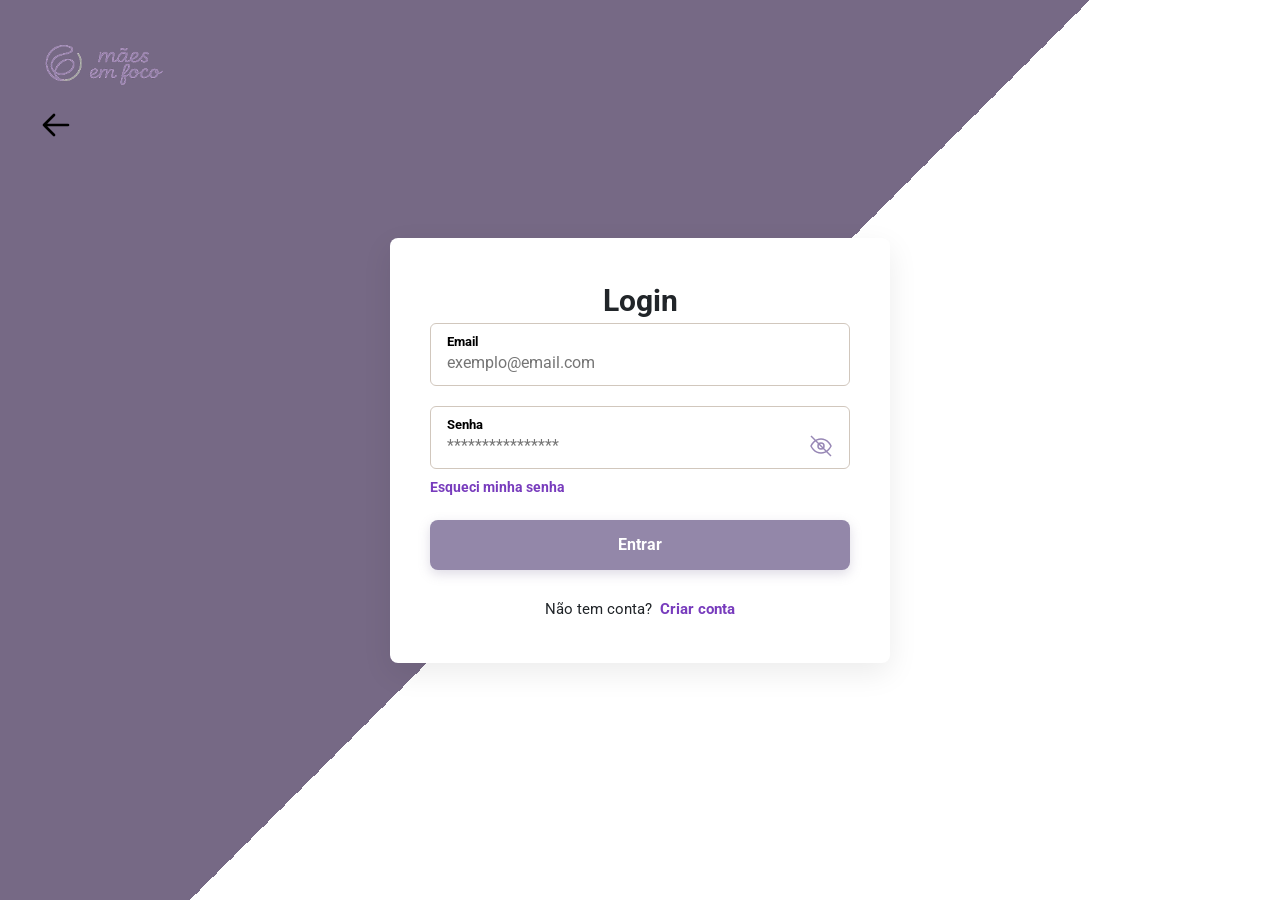
<file: src/pages/login-maes/login-maes.html>
<!DOCTYPE html>
<html lang="pt-br">

<head>
    <meta charset="UTF-8">
    <meta name="viewport" content="width=device-width, initial-scale=1.0">
    <link rel="stylesheet" href="../../assets/css/cadastro-profissional.css">
    <link rel="stylesheet" href="../cadastro/css/cadastro-maes.css">
    <link rel="stylesheet" href="css/login-maes.css">
    <title>Login - Mães em Foco</title>
</head>

<body>
    <div class="topo-pagina">
        <img src="../../assets/img/logo.png" alt="Mães em Foco" id="logo-fundo">
        <a href="javascript:history.back()" class="voltar-btn" aria-label="Voltar">
            <svg xmlns="http://www.w3.org/2000/svg" fill="none" viewBox="0 0 24 24" stroke-width="2" stroke="currentColor">
                <path stroke-linecap="round" stroke-linejoin="round" d="M10.5 19.5L3 12m0 0l7.5-7.5M3 12h18" />
            </svg>
        </a>
    </div>

    <main class="container" id="conteudo-principal">
        <form id="form-login" novalidate>
            <h1>Login</h1>

            <div class="input-box">
                <label for="email">Email</label>
                <input placeholder="exemplo@email.com" type="email" id="email" autocomplete="email">
            </div>
            <p class="aviso-campo" id="aviso-email"></p>

            <div class="input-box">
                <label for="senha">Senha</label>
                <div class="senha-wrapper">
                    <input placeholder="****************" type="password" maxlength="14" id="senha"
                        autocomplete="current-password">
                    <span class="olho-senha" id="btn-olho" role="button" aria-label="Mostrar senha" tabindex="0">
                        <svg id="icone-olho" xmlns="http://www.w3.org/2000/svg" fill="none" viewBox="0 0 24 24"
                            stroke-width="1.5" stroke="currentColor" width="24" height="24">
                            <path class="olho-visivel"
                                d="M2 12s3-7 10-7 10 7 10 7-3 7-10 7-10-7-10-7z" />
                            <circle class="olho-visivel" cx="12" cy="12" r="3" />
                            <line class="olho-oculto" x1="2" y1="2" x2="22" y2="22" />
                        </svg>
                    </span>
                </div>
            </div>
            <p class="aviso-campo" id="aviso-senha"></p>

            <a href="../../senha.html" class="link-esqueci">Esqueci minha senha</a>

            <button type="submit" class="prof">Entrar</button>

            <div class="profissional">
                <span>Não tem conta? <a href="../../index.html"  class="conta"><b>Criar conta</b></a></span>
            </div>
        </form>
    </main>

    <div id="tela-sucesso" class="tela-sucesso" style="display: none;">
        <div class="card-notificacao">
            <div class="mensagem-sucesso">
                Login realizado com sucesso! Bem-vinda de volta.
            </div>
            <button type="button" id="btn-fechar-sucesso" class="btn-ok">OK</button>
        </div>
    </div>

    <script src="../../assets/js/auth-maes-storage.js"></script>
    <script src="../../assets/js/cadastro-sucesso.js"></script>
    <script src="../../assets/js/login-maes.js"></script>
</body>

</html>
</file>
<file: src/assets/css/global.css>
@import url("https://fonts.googleapis.com/css2?family=Roboto:ital,wght@0,100..900;1,100..900&display=swap");

* {
  margin: 0;
  padding: 0;
  box-sizing: border-box;
  font-family: "Roboto", sans-serif;
}

header-component button, 
header-component a,
.btn-entrar,
.botao-entrar {
  background-color: #9388AD !important;
  color: #ffffff !important;
}
</file>
<file: src/assets/css/style.css>
body {
  background-color: #ded2e7;
  min-height: 100vh;
  margin: 0;
  font-family: sans-serif;
}

header-component {
  display: block;
  background-color: #ffffff;
}

.conteudo-principal {
  display: flex;
  flex-direction: column;
  width: 100%;
}

.banner-sobre {
  background-color: #ded2e7;
  width: 100%;
  padding: 60px 20px;
  text-align: center;
}

.banner-sobre h2 {
  color: #171718;
  margin-bottom: 15px;
  font-size: 32px;
}

.banner-sobre p {
  color: #7A1DA9;
  font-size: 20px;
  max-width: 600px;
  margin: 0 auto;
}

.secao-escolha {
  background-color: #c4a5df;
  width: 100%;
  padding: 40px 20px;
  text-align: center;
}

.titulo-escolha {
  color: #171718;
  margin-bottom: 50px;
  font-size: 28px;
}

.cards-container {
  display: flex;
  gap: 40px;
  justify-content: center;
  flex-wrap: wrap;
  max-width: 1000px;
  margin: 0 auto;
}

.card {
  background-color: #cfb6e5;
  padding: 40px;
  width: 350px;
  display: flex;
  flex-direction: column;
  align-items: center;
  border-radius: 20px;
  transition: transform 0.3s ease, box-shadow 0.3s ease;
  box-shadow: 0 4px 10px rgba(0, 0, 0, 0.05);
}

.card:hover {
  transform: translateY(-10px);
  box-shadow: 0 10px 20px rgba(0, 0, 0, 0.15);
}

.card h4 {
  margin-bottom: 40px;
  font-size: 22px;
  color: #5d3a7a;
  text-underline-offset: 6px;
}

.card-icon {
  width: 80px;
  height: 80px;
  margin-bottom: 20px;
}

.card-texto {
  font-size: 18px;
  line-height: 1.5;
  margin-bottom: 30px;
  flex-grow: 1;
  color: #333;
}

.btn-acao {
  background-color: #947cd6;
  color: #ffffff;
  font-size: 16px;
  font-weight: bold;
  border: none;
  padding: 15px 40px;
  border-radius: 50px;
  cursor: pointer;
  text-decoration: none; 
  display: inline-block;
  transition: background-color 0.3s, transform 0.2s;
}

.btn-acao:hover {
  background-color: #76689b;
  transform: scale(1.05);
}

.login-prompt {
  margin: 20px 0 40px 0;
  text-align: center;
  font-size: 20px;
}

.login-prompt a {
  color: #5d3a7a;
  font-weight: bold;
  text-decoration: underline;
}

@media (max-width: 768px) {
  .cards-container {
    flex-direction: column;
    align-items: center;
    gap: 30px;
  }
  
  .card {
    width: 85%;
  }
}

@media (max-width: 768px) {
  .banner-sobre {
    padding: 40px 15px;
  }

  .banner-sobre h2 {
    font-size: 28px;
  }

  .banner-sobre p {
    font-size: 18px;
  }

  .titulo-escolha {
    font-size: 24px;
    margin-bottom: 35px;
  }

  .card {
    width: 90%;
    padding: 30px 25px;
  }

  .card h4 {
    font-size: 20px;
    margin-bottom: 25px;
  }

  .card-texto {
    font-size: 16px;
  }

  .login-prompt {
    font-size: 18px;
  }
}

@media (max-width: 480px) {
  .banner-sobre {
    padding: 30px 15px;
  }

  .banner-sobre h2 {
    font-size: 24px;
  }

  .banner-sobre p {
    font-size: 16px;
  }

  .secao-escolha {
    padding: 30px 15px;
  }

  .titulo-escolha {
    font-size: 22px;
    margin-bottom: 25px;
  }

  .card {
    width: 100%;
    padding: 25px 20px;
  }

  .card-icon {
    width: 65px;
    height: 65px;
  }

  .card h4 {
    font-size: 18px;
  }

  .card-texto {
    font-size: 15px;
    margin-bottom: 20px;
  }

  .btn-acao {
    width: 100%;
    padding: 14px 20px;
    text-align: center;
  }

  .login-prompt {
    font-size: 16px;
    padding: 0 15px;
  }
}

@media (max-width: 320px) {
  .banner-sobre h2 {
    font-size: 22px;
  }

  .banner-sobre p {
    font-size: 15px;
  }

  .titulo-escolha {
    font-size: 20px;
  }

  .card {
    padding: 20px 15px;
  }

  .card-texto {
    font-size: 14px;
  }

  .btn-acao {
    font-size: 14px;
  }

  .login-prompt {
    font-size: 14px;
  }
}
</file>
<file: src/assets/css/cadastro-profissional.css>
@import url('https://fonts.googleapis.com/css2?family=Cal+Sans&family=Comic+Relief:wght@400;700&family=DM+Serif+Display:ital@0;1&family=Lato:ital,wght@0,100;0,300;0,400;0,700;0,900;1,100;1,300;1,400;1,700;1,900&family=Lora:ital,wght@0,400..700;1,400..700&family=Merriweather:ital,opsz,wght@0,18..144,300..900;1,18..144,300..900&family=Montserrat:ital,wght@0,100..900;1,100..900&family=Oswald:wght@200..700&family=Poppins:ital,wght@0,100;0,200;0,300;0,400;0,500;0,600;0,700;0,800;0,900;1,100;1,200;1,300;1,400;1,500;1,600;1,700;1,800;1,900&family=Roboto:ital,wght@0,100..900;1,100..900&family=Sansation:ital,wght@0,300;0,400;0,700;1,300;1,400;1,700&family=Tuffy:ital,wght@0,400;0,700;1,400;1,700&family=Work+Sans:ital,wght@0,100..900;1,100..900&display=swap');

* {
    margin: 0;
    padding: 0;
    box-sizing: border-box;
    font-family: "Roboto", sans-serif;
}

body {
    display: flex;
    justify-content: center;
    align-items: center;
    min-height: 100vh;
    background-color: #766985;
    background-image: linear-gradient(135deg, #766985 50%, #ffffff 50%);
    background-attachment: fixed;
    padding: 40px 20px;
}

.topo-pagina {
    position: absolute;
    top: 40px;
    left: 40px;
    display: flex;
    flex-direction: column;
    gap: 20px;
    z-index: 10;
}

#logo-fundo {
    width: 140px;
    height: auto;
    max-width: 100%;
}

.voltar-btn {
    color: #000000;
    width: 32px;
    height: 32px;
    transition: transform 0.2s;
}

.voltar-btn:hover {
    transform: translateX(-4px);
}

.container {
    width: 100%;
    max-width: 500px; 
    background-color: #ffffff;
    border-radius: 8px;
    color: black;
    padding: 45px 40px;
    box-shadow: 0 10px 30px rgba(0, 0, 0, 0.08);
    position: relative;
    z-index: 2;
}

.container h1 {
    font-size: 30px; 
    font-weight: 700;
    text-align: center;
    color: #212529;
    margin-bottom: 5px;
}

.paragrafo1 {
    font-size: 17px; 
    font-weight: 700;
    color: #622565; 
    text-align: center;
    letter-spacing: 0.5px;
}

.secao-dados {
    margin: 15px 0 25px 0;
}

.secao-profissionais {
    margin: 35px 0 25px 0; 
}

.input-box {
    display: flex;
    flex-direction: column;
    align-items: flex-start;
    width: 100%;
    margin-bottom: 20px;
    background-color: #ffffff;
    border: 1px solid #D1C7BD; 
    border-radius: 6px;
    padding: 10px 16px; 
}

.input-box label {
    font-size: 13px; 
    font-weight: 700;
    color: #000000; 
    margin-bottom: 2px;
}

.input-box input:not([type="checkbox"]) {
    width: 100%;
    height: 24px; 
    background-color: transparent;
    border: none;
    outline: none;
    font-size: 16px; 
    color: #212529; 
    padding: 0;
}

.input-box input::placeholder {
    color: #757575; 
}

.senha-wrapper {
    display: flex;
    width: 100%;
    align-items: center;
}

.olho-senha {
    color: #9787b5; 
    cursor: pointer;
    display: flex;
    align-items: center;
    padding-left: 5px;
}

.olho-oculto {
    display: none;
}

.senha-wrapper.visivel .olho-oculto {
    display: block;
}

.aviso-senha {
    font-size: 15px; 
    color: #7a2d7f; 
    font-weight: 700; 
    margin: -14px 0 25px 0;
    text-align: left;
    width: 100%;
    line-height: 1.4;
}

.lembrar-senha {
    display: flex;
    align-items: flex-start;
    gap: 12px;
    margin: 25px 0;
}

.lembrar-senha input[type="checkbox"] {
    width: 18px; 
    height: 18px;
    accent-color: #8A3D8D;
    cursor: pointer;
    flex-shrink: 0;
    margin-top: 2px;
}

.lembrar-senha label {
    font-size: 14px; 
    color: #8A3D8D;
    font-weight: 700;
    line-height: 1.4;
    cursor: pointer;
}

.lembrar-senha a {
    color: #8A3D8D;
    text-decoration: underline;
}

.prof {
    width: 100%;
    height: 50px; 
    background-color: #9387A9; 
    border: none;
    border-radius: 8px;
    cursor: pointer;
    font-size: 16px; 
    color: #ffffff;
    font-weight: 700;
    margin-top: 5px;
    box-shadow: 0 4px 12px rgba(147, 135, 169, 0.3);
    transition: background 0.2s, transform 0.1s;
}

.prof:hover {
    background-color: #7A6E91;
}

.prof:active {
    transform: scale(0.99);
}

.profissional {
    font-size: 15px; 
    text-align: center;
    margin-top: 30px;
    color: #212529;
    width: 100%;
}

.profissional a {
    color: #783CBD;
    text-decoration: none;
    margin-left: 4px;
    font-weight: 700;
}

.profissional a:hover {
    text-decoration: underline;
}

.tela-sucesso {
    position: fixed;
    top: 0;
    left: 0;
    width: 100%;
    height: 100%;
    background-color: rgba(0, 0, 0, 0.4); 
    display: flex;
    justify-content: center;
    align-items: center;
    z-index: 9999;
    padding: 20px;
}

.card-notificacao {
    background-color: #ffffff;
    padding: 30px;
    border-radius: 12px;
    box-shadow: 0 10px 25px rgba(0, 0, 0, 0.2);
    max-width: 400px;
    width: 100%;
    text-align: center;
    animation: popup 0.3s ease-out;
}

.mensagem-sucesso {
    font-size: 17px; 
    font-weight: 700;
    color: #212529;
    line-height: 1.5;
    margin-bottom: 20px;
}

.btn-ok {
    background-color: #9387A9;
    color: #ffffff;
    border: none;
    border-radius: 6px;
    padding: 10px 30px; 
    font-size: 15px; 
    font-weight: 700;
    cursor: pointer;
    transition: background 0.2s;
}

.btn-ok:hover {
    background-color: #7A6E91;
}

input::-ms-reveal,
input::-ms-clear {
    display: none;
}

input::-webkit-contacts-auto-fill-button, 
input::-webkit-credentials-auto-fill-button {
    visibility: hidden;
    pointer-events: none;
    position: absolute;
    right: 0;
}

@keyframes popup {
    from { transform: scale(0.8); opacity: 0; }
    to { transform: scale(1); opacity: 1; }
}

@media (max-width: 768px) {
    body {
        flex-direction: column;
        justify-content: flex-start;
        padding: 30px 15px;
        background-image: none;
        background-color: #766985;
    }

    .topo-pagina {
        position: relative;
        top: 0;
        left: 0;
        align-items: center;
        margin-bottom: 25px;
        width: 100%;
        flex-direction: row;
        justify-content: space-between;
    }

    .container {
        padding: 35px 25px;
    }

    .mensagem-sucesso {
        font-size: 17px;
    }
}

@media (max-width: 375px) {
    body {
        padding: 15px 10px;
    }

    .container {
        padding: 25px 15px;
    }

    .container h1 {
        font-size: 26px;
    }
    
    .lembrar-senha label {
        font-size: 13px;
    }
}
.arquivo-wrapper {
    display: flex;
    align-items: center;
    width: 100%;
    gap: 8px;
}

.icone-anexo {
    font-size: 30px;
    flex-shrink: 0;
}

#registro {
    display: none;
}

#nomeArquivo {
    font-size: 16px;
    color: #757575;
    cursor: pointer;
    width: 100%;
}


/* Telas muito grandes */
@media (min-width: 1440px) {
    .container {
        max-width: 550px;
    }
}


@media (max-width: 992px) {
    .topo-pagina {
        left: 20px;
        top: 20px;
    }

    #logo-fundo {
        width: 120px;
    }
}


@media (max-width: 768px) {

    body {
        min-height: auto;
    }

    .container {
        width: 100%;
        max-width: 100%;
    }

    .container h1 {
        font-size: clamp(24px, 5vw, 30px);
    }

    .paragrafo1 {
        font-size: clamp(14px, 3vw, 17px);
    }

    .input-box input:not([type="checkbox"]) {
        font-size: 16px;
    }

    .aviso-senha {
        font-size: 14px;
    }

    .profissional {
        font-size: 14px;
    }

    .card-notificacao {
        max-width: 100%;
    }
}


@media (max-width: 480px) {

    body {
        padding: 15px 12px;
    }

    .topo-pagina {
        gap: 12px;
        margin-bottom: 20px;
    }

    #logo-fundo {
        width: 100px;
    }

    .voltar-btn {
        width: 28px;
        height: 28px;
    }

    .container {
        padding: 22px 16px;
        border-radius: 6px;
    }

    .container h1 {
        font-size: 24px;
    }

    .paragrafo1 {
        font-size: 14px;
    }

    .input-box {
        padding: 10px 12px;
    }

    .input-box label {
        font-size: 12px;
    }

    .input-box input:not([type="checkbox"]) {
        font-size: 15px;
    }

    .aviso-senha {
        font-size: 13px;
        margin-bottom: 20px;
    }

    .lembrar-senha {
        gap: 8px;
    }

    .lembrar-senha label {
        font-size: 12px;
    }

    .prof {
        height: 48px;
        font-size: 15px;
    }

    .profissional {
        font-size: 13px;
        margin-top: 20px;
    }

    .mensagem-sucesso {
        font-size: 15px;
    }

    .btn-ok {
        width: 100%;
    }

    .icone-anexo {
        font-size: 24px;
    }

    #nomeArquivo {
        font-size: 14px;
        word-break: break-word;
    }
}


@media (max-width: 320px) {

    .container {
        padding: 18px 12px;
    }

    .container h1 {
        font-size: 22px;
    }

    .paragrafo1 {
        font-size: 13px;
    }

    .prof {
        font-size: 14px;
    }

    .input-box {
        padding: 8px 10px;
    }
}
</file>
<file: src/assets/css/codigo.css>
@import url('https://fonts.googleapis.com/css2?family=Roboto:wght@400;500;700&display=swap');

* {
    margin: 0;
    padding: 0;
    box-sizing: border-box;
    font-family: "Roboto", sans-serif;
}

body {
    display: flex;
    justify-content: center;
    align-items: center;
    min-height: 100vh;
    background-color: #766985;
    background-image: linear-gradient(135deg, #766985 50%, #ffffff 50%);
    background-attachment: fixed;
    padding: 40px 20px;
    position: relative;
}

.topo-pagina {
    position: absolute;
    top: 40px;
    left: 40px;
    display: flex;
    flex-direction: column;
    gap: 15px;
    z-index: 10;
}

#logo-fundo {
    width: 140px;
    height: auto;
    max-width: 100%;
}

.voltar-btn {
    color: #000000;
    width: 32px;
    height: 32px;
    display: block;
    transition: transform 0.2s;
    align-self: flex-start;
}

.voltar-btn:hover {
    transform: translateX(-4px);
}

.container {
    width: 100%;
    max-width: 560px;
    background-color: #ffffff;
    border-radius: 12px;
    color: #000000;
    padding: 55px 50px;
    box-shadow: 0 12px 40px rgba(0, 0, 0, 0.08);
    position: relative;
    z-index: 2;
}

.container h1 {
    font-size: 32px;
    font-weight: 700;
    text-align: center;
    color: #212529;
    margin-bottom: 8px;
}

.paragrafo-1 {
    font-size: 17px;
    font-weight: 700;
    color: #622565;
    text-align: center;
    letter-spacing: 0.5px;
    margin-bottom: 24px;
}

.secao-dados {
    margin: 24px 0;
}

.input-box {
    display: flex;
    flex-direction: column;
    align-items: flex-start;
    width: 100%;
    background-color: #ffffff;
    border: 1px solid #D1C7BD;
    border-radius: 6px;
    padding: 12px 18px;
}

.input-box label {
    font-size: 13px;
    font-weight: 700;
    color: #000000;
    margin-bottom: 4px;
}

.input-box input {
    width: 100%;
    height: 26px;
    background-color: transparent;
    border: none;
    outline: none;
    font-size: 16px;
    color: #212529;
    padding: 0;
}

.input-box input::-webkit-inner-spin-button {
    -webkit-appearance: none;
    margin: 0;
}

.code {
    width: 100%;
    height: 52px;
    background-color: #9387A9;
    border: none;
    border-radius: 8px;
    cursor: pointer;
    font-size: 16px;
    color: #ffffff;
    font-weight: 700;
    margin-top: 20px;
    box-shadow: 0 4px 12px rgba(147, 135, 169, 0.3);
    transition: background-color 0.2s;
}

.code:hover {
    background-color: #7A6E91;
}

.tela-sucesso {
    position: fixed;
    top: 0;
    left: 0;
    width: 100%;
    height: 100%;
    background-color: rgba(0, 0, 0, 0.4);
    display: flex;
    justify-content: center;
    align-items: center;
    z-index: 9999;
    padding: 20px;
}

.card-notificacao {
    background-color: #ffffff;
    padding: 30px;
    border-radius: 12px;
    box-shadow: 0 10px 25px rgba(0, 0, 0, 0.2);
    max-width: 400px;
    width: 100%;
    text-align: center;
    animation: popup 0.3s ease-out;
}

.mensagem-sucesso {
    font-size: 17px;
    font-weight: 700;
    color: #212529;
    line-height: 1.5;
    margin-bottom: 20px;
}

.btn-ok {
    background-color: #9387A9;
    color: #ffffff;
    border: none;
    border-radius: 6px;
    padding: 10px 30px;
    font-size: 15px;
    font-weight: 700;
    cursor: pointer;
    transition: background 0.2s;
}

.btn-ok:hover {
    background-color: #7A6E91;
}

@keyframes popup {
    from { transform: scale(0.8); opacity: 0; }
    to { transform: scale(1); opacity: 1; }
}

@media (max-width: 768px) {
    body {
        flex-direction: column;
        justify-content: flex-start;
        padding: 30px 20px;
        background-image: none;
        background-color: #766985;
    }

    .topo-pagina {
        position: relative;
        margin-bottom: 30px;
        width: 100%;
        top: 0;
        left: 0;
    }

    .container {
        padding: 40px 30px;
    }
}

@media (max-width: 480px) {
    body {
        padding: 20px 15px;
    }

    .container {
        padding: 30px 20px;
    }

    .container h1 {
        font-size: 26px;
    }

    .paragrafo-1 {
        font-size: 15px;
    }
}

@media (max-width: 320px) {
    .container {
        padding: 20px 15px;
    }

    .container h1 {
        font-size: 22px;
    }

    .code {
        height: 45px;
        font-size: 14px;
    }
}

@media (min-width: 1440px) {
    .container {
        max-width: 620px;
    }
}

@media (max-width: 992px) {
    .topo-pagina {
        left: 20px;
        top: 20px;
    }

    #logo-fundo {
        width: 120px;
    }

    .container {
        max-width: 100%;
    }
}

@media (max-width: 768px) {
    .container h1 {
        font-size: clamp(24px, 5vw, 32px);
    }

    .paragrafo-1 {
        font-size: clamp(14px, 3vw, 17px);
    }

    .card-notificacao {
        max-width: 100%;
    }
}

@media (max-width: 480px) {
    .topo-pagina {
        gap: 12px;
    }

    #logo-fundo {
        width: 100px;
    }

    .voltar-btn {
        width: 28px;
        height: 28px;
    }

    .container {
        border-radius: 8px;
    }

    .input-box {
        padding: 10px 14px;
    }

    .input-box label {
        font-size: 12px;
    }

    .input-box input {
        font-size: 15px;
    }

    .code {
        height: 48px;
        font-size: 15px;
    }

    .mensagem-sucesso {
        font-size: 15px;
    }

    .btn-ok {
        width: 100%;
    }
}

@media (max-width: 320px) {
    .paragrafo-1 {
        font-size: 13px;
    }

    .input-box {
        padding: 8px 10px;
    }
}
</file>
<file: src/assets/css/landing-page.css>
body {
  background-color: #ded2e7;
  min-height: 100vh;
  margin: 0;
  font-family: sans-serif;
}

header-component {
  display: block;
  background-color: #ffffff;
}

.conteudo-principal {
  display: flex;
  flex-direction: column;
  width: 100%;
}

.banner-sobre {
  background-color: #ded2e7;
  width: 100%;
  padding: 60px 20px;
  text-align: center;
}

.banner-sobre h2 {
  color: #171718;
  margin-bottom: 15px;
  font-size: 32px;
}

.banner-sobre p {
  color: #7A1DA9;
  font-size: 20px;
  max-width: 600px;
  margin: 0 auto;
}

.secao-escolha {
  background-color: #c4a5df;
  width: 100%;
  padding: 40px 20px;
  text-align: center;
}

.titulo-escolha {
  color: #171718;
  margin-bottom: 50px;
  font-size: 28px;
}

.cards-container {
  display: flex;
  gap: 40px;
  justify-content: center;
  flex-wrap: wrap;
  max-width: 1000px;
  margin: 0 auto;
}

.card {
  background-color: #cfb6e5;
  padding: 40px;
  width: 350px;
  display: flex;
  flex-direction: column;
  align-items: center;
  border-radius: 20px;
  transition: transform 0.3s ease, box-shadow 0.3s ease;
  box-shadow: 0 4px 10px rgba(0, 0, 0, 0.05);
}

.card:hover {
  transform: translateY(-10px);
  box-shadow: 0 10px 20px rgba(0, 0, 0, 0.15);
}

.card h4 {
  margin-bottom: 40px;
  font-size: 22px;
  color: #5d3a7a;
  text-underline-offset: 6px;
}

.card-icon {
  width: 80px;
  height: 80px;
  margin-bottom: 20px;
}

.card-texto {
  font-size: 18px;
  line-height: 1.5;
  margin-bottom: 30px;
  flex-grow: 1;
  color: #333;
}

.btn-acao {
  background-color: #947cd6;
  color: #ffffff;
  font-size: 16px;
  font-weight: bold;
  border: none;
  padding: 15px 40px;
  border-radius: 50px;
  cursor: pointer;
  text-decoration: none; 
  display: inline-block;
  transition: background-color 0.3s, transform 0.2s;
}

.btn-acao:hover {
  background-color: #76689b;
  transform: scale(1.05);
}

.login-prompt {
  margin: 20px 0 40px 0;
  text-align: center;
  font-size: 20px;
}

.login-prompt a {
  color: #5d3a7a;
  font-weight: bold;
  text-decoration: underline;
}

@media (max-width: 768px) {
  .cards-container {
    flex-direction: column;
    align-items: center;
    gap: 30px;
  }
  
  .card {
    width: 85%;
  }
}
</file>
<file: src/assets/css/nova-senha.css>
@import url('https://fonts.googleapis.com/css2?family=Cal+Sans&family=Comic+Relief:wght@400;700&family=DM+Serif+Display:ital@0;1&family=Lato:ital,wght@0,100;0,300;0,400;0,700;0,900;1,100;1,300;1,400;1,700;1,900&family=Lora:ital,wght@0,400..700;1,400..700&family=Merriweather:ital,opsz,wght@0,18..144,300..900;1,18..144,300..900&family=Montserrat:ital,wght@0,100..900;1,100..900&family=Oswald:wght@200..700&family=Poppins:ital,wght@0,100;0,200;0,300;0,400;0,500;0,600;0,700;0,800;0,900;1,100;1,200;1,300;1,400;1,500;1,600;1,700;1,800;1,900&family=Roboto:ital,wght@0,100..900;1,100..900&family=Sansation:ital,wght@0,300;0,400;0,700;1,300;1,400;1,700&family=Tuffy:ital,wght@0,400;0,700;1,400;1,700&family=Work+Sans:ital,wght@0,100..900;1,100..900&display=swap');

* {
    margin: 0;
    padding: 0;
    box-sizing: border-box;
    font-family: "Roboto", sans-serif;
}

body {
    display: flex;
    justify-content: center;
    align-items: center;
    min-height: 100vh;
    background-color: #766985;
    background-image: linear-gradient(135deg, #766985 50%, #ffffff 50%);
    background-attachment: fixed;
    padding: 40px 20px;
}

.topo-pagina {
    position: absolute;
    top: 40px;
    left: 40px;
    display: flex;
    flex-direction: column;
    gap: 20px;
    z-index: 10;
}

#logo-fundo {
    width: 140px;
    height: auto;
    max-width: 100%;
}

.voltar-btn {
    color: #000000;
    width: 32px;
    height: 32px;
    transition: transform 0.2s;
}

.voltar-btn:hover {
    transform: translateX(-4px);
}

.container {
    width: 100%;
    max-width: 560px; 
    background-color: #ffffff;
    border-radius: 8px;
    color: black;
    padding: 45px 40px;
    box-shadow: 0 10px 30px rgba(0, 0, 0, 0.08);
    position: relative;
    z-index: 2;
}

.container h1 {
    font-size: 30px; 
    font-weight: 700;
    text-align: center;
    color: #212529;
    margin-bottom: 5px;
}

.paragrafo1 {
    font-size: 17px; 
    font-weight: 700;
    color: #622565; 
    text-align: center;
    letter-spacing: 0.5px;
}

.secao-dados {
    margin: 15px 0 25px 0;
}

.input-box {
    display: flex;
    flex-direction: column;
    align-items: flex-start;
    width: 100%;
    margin-bottom: 20px;
    background-color: #ffffff;
    border: 1px solid #D1C7BD; 
    border-radius: 6px;
    padding: 10px 16px; 
}

.input-box label {
    font-size: 13px; 
    font-weight: 700;
    color: #000000; 
    margin-bottom: 2px;
}

.senha-wrapper {
    display: flex;
    width: 100%;
    align-items: center;
}

.input-box input {
    width: 100%;
    height: 24px; 
    background-color: transparent;
    border: none;
    outline: none;
    font-size: 16px; 
    color: #212529; 
    padding: 0;
}

.input-box input::placeholder {
    color: #757575; 
}

.olho-senha {
    color: #9787b5;
    cursor: pointer;
    display: flex;
    align-items: center;
    padding-left: 5px;
}

.olho-oculto {
    display: none;
}

.senha-wrapper.visivel .olho-oculto {
    display: block;
}

.ajuda-texto {
    font-size: 15px; 
    color: #7a2d7f; 
    font-weight: 700; 
    margin: -14px 0 25px 0;
    text-align: left;
    width: 100%;
    line-height: 1.4;
}

.new {
    width: 100%;
    height: 50px; 
    background-color: #9387A9; 
    border: none;
    border-radius: 8px;
    cursor: pointer;
    font-size: 16px; 
    color: #ffffff;
    font-weight: 700;
    margin-top: 5px;
    box-shadow: 0 4px 12px rgba(147, 135, 169, 0.3);
    transition: background 0.2s, transform 0.1s;
}

.new:hover {
    background-color: #7A6E91;
}

.new:active {
    transform: scale(0.99);
}

p {
    text-align: center;
    margin-top: 24px;
    font-size: 18px;
    color: #594F70;
}

.tela-sucesso {
    position: fixed;
    top: 0;
    left: 0;
    width: 100%;
    height: 100%;
    background-color: rgba(0, 0, 0, 0.4); 
    display: flex;
    justify-content: center;
    align-items: center;
    z-index: 9999;
    padding: 20px;
}

.card-notificacao {
    background-color: #ffffff;
    padding: 30px;
    border-radius: 12px;
    box-shadow: 0 10px 25px rgba(0, 0, 0, 0.2);
    max-width: 400px;
    width: 100%;
    text-align: center;
    animation: popup 0.3s ease-out;
}

.mensagem-sucesso {
    font-size: 17px; 
    font-weight: 700;
    color: #212529;
    line-height: 1.5;
    margin-bottom: 20px;
}

.btn-ok {
    background-color: #9387A9;
    color: #ffffff;
    border: none;
    border-radius: 6px;
    padding: 10px 30px; 
    font-size: 15px; 
    font-weight: 700;
    cursor: pointer;
    transition: background 0.2s;
}

.btn-ok:hover {
    background-color: #7A6E91;
}

input::-ms-reveal,
input::-ms-clear {
    display: none;
}

input::-webkit-contacts-auto-fill-button, 
input::-webkit-credentials-auto-fill-button {
    visibility: hidden;
    pointer-events: none;
    position: absolute;
    right: 0;
}

@keyframes popup {
    from { transform: scale(0.8); opacity: 0; }
    to { transform: scale(1); opacity: 1; }
}

@media (max-width: 768px) {
    body {
        flex-direction: column;
        justify-content: flex-start;
        padding: 30px 15px;
        background-image: none;
        background-color: #766985;
    }

    .topo-pagina {
        position: relative;
        top: 0;
        left: 0;
        align-items: center;
        margin-bottom: 25px;
        width: 100%;
        flex-direction: row;
        justify-content: space-between;
    }

    .container {
        padding: 35px 25px;
    }
}

@media (max-width: 480px) {
    body {
        padding: 15px 10px;
    }

    .container {
        padding: 25px 15px;
    }

    .container h1 {
        font-size: 26px;
    }
}

@media (max-width: 320px) {
    .container {
        padding: 20px 10px;
    }

    .container h1 {
        font-size: 22px;
    }
    
    .new {
        height: 45px;
    }
}

@media (min-width: 1440px) {
    .container {
        max-width: 620px;
    }
}

@media (max-width: 992px) {
    .topo-pagina {
        left: 20px;
        top: 20px;
    }

    #logo-fundo {
        width: 120px;
    }

    .container {
        max-width: 100%;
    }
}

@media (max-width: 768px) {
    .container h1 {
        font-size: clamp(24px, 5vw, 30px);
    }

    .paragrafo1 {
        font-size: clamp(14px, 3vw, 17px);
    }

    .ajuda-texto {
        font-size: 14px;
    }

    .card-notificacao {
        max-width: 100%;
    }
}

@media (max-width: 480px) {
    .topo-pagina {
        gap: 12px;
    }

    #logo-fundo {
        width: 100px;
    }

    .voltar-btn {
        width: 28px;
        height: 28px;
    }

    .input-box {
        padding: 10px 12px;
    }

    .input-box label {
        font-size: 12px;
    }

    .input-box input {
        font-size: 15px;
    }

    .ajuda-texto {
        font-size: 13px;
        margin-bottom: 20px;
    }

    .new {
        height: 48px;
        font-size: 15px;
    }

    p {
        font-size: 15px;
    }

    .mensagem-sucesso {
        font-size: 15px;
    }

    .btn-ok {
        width: 100%;
    }
}

@media (max-width: 320px) {
    .paragrafo1 {
        font-size: 13px;
    }

    .input-box {
        padding: 8px 10px;
    }

    p {
        font-size: 14px;
    }

    .new {
        font-size: 14px;
    }
}
</file>
<file: src/assets/css/perfil.css>
﻿:root {
    --bg: #f0eaf8;
    --card: #ffffff;
    --accent: #8b7aad;
    --accent-btn: #9b8fbb;
    --muted: #888;
    --text: #222;
    --border: #e8e2f2;
    --radius-card: 14px;
    --radius-sm: 8px;
    --shadow: 0 2px 10px rgba(0,0,0,0.07);
}

* { box-sizing: border-box; }

body {
    background: var(--bg);
    font-family: 'Roboto', sans-serif;
    color: var(--text);
    margin: 0;
}

.perfil-page {
    max-width: 680px;
    margin: 0 auto;
    padding: 16px 16px 40px;
}

.voltar-link {
    color: #444;
    text-decoration: none;
    display: inline-flex;
    align-items: center;
    gap: 6px;
    font-size: 0.9rem;
    margin-bottom: 14px;
}

.card-principal {
    background: var(--card);
    border-radius: var(--radius-card);
    box-shadow: var(--shadow);
    overflow: hidden;
    border: 1.5px solid #d6cee8;
}

.card-hero {
    display: flex;
    gap: 16px;
    padding: 18px 18px 12px;
    align-items: flex-start;
}

.profile-photo {
    width: 90px;
    height: 90px;
    object-fit: cover;
    border-radius: var(--radius-sm);
    flex-shrink: 0;
}

.profile-meta {
    flex: 1;
    min-width: 0;
}

.profile-name {
    margin: 0 0 4px;
    font-size: 1.15rem;
    font-weight: 700;
    color: #222;
    display: flex;
    align-items: center;
    gap: 6px;
}

.verified {
    color: #5c9cf5;
    font-size: 0.85rem;
}

.profile-rating {
    display: flex;
    align-items: center;
    gap: 5px;
    font-size: 0.9rem;
    margin-bottom: 2px;
}

.nota {
    font-weight: 600;
    color: #222;
}

.star-icon {
    color: #f5a623;
    font-size: 0.85rem;
}

.total-avaliacoes {
    color: var(--muted);
    font-size: 0.85rem;
}

.profile-categoria {
    color: var(--muted);
    font-size: 0.88rem;
    margin-bottom: 8px;
}

.profile-icons {
    display: flex;
    gap: 8px;
    margin-top: 6px;
}

.profile-icons a,
.profile-icons span {
    color: #666;
    font-size: 0.95rem;
    text-decoration: none;
}

.profile-descricao {
    padding: 12px 18px;
    margin: 0;
    color: var(--accent);
    font-size: 0.88rem;
    line-height: 1.55;
    text-align: center;
    border-top: 1px solid var(--border);
}

.btn-whatsapp,
.btn-mail {
    display: block;
    width: 100%;
    padding: 13px 16px;
    background: var(--accent-btn);
    color: #fff;
    text-align: center;
    text-decoration: none;
    font-size: 0.9rem;
    font-weight: 500;
    border-radius: 0 0 var(--radius-card) var(--radius-card);
    transition: background 0.2s;
    border-top: 1px solid var(--border);
}

.btn-whatsapp:hover,
.btn-mail:hover {
    background: #7a6a9e;
}

.btn-whatsapp i {
    margin-left: 6px;
    font-size: 1rem;
}

.endereco-card {
    margin-top: 14px;
    background: var(--card);
    border-radius: var(--radius-card);
    box-shadow: var(--shadow);
    padding: 16px 18px;
}

.endereco-box h3 {
    margin: 0 0 8px;
    font-size: 0.88rem;
    font-weight: 600;
    color: #555;
    text-transform: uppercase;
    letter-spacing: 0.04em;
}

.endereco-row {
    display: flex;
    align-items: flex-start;
    justify-content: space-between;
    gap: 12px;
}

.endereco-text {
    margin: 0;
    color: #333;
    font-size: 0.92rem;
    line-height: 1.5;
}

.maps-link {
    color: var(--accent);
    text-decoration: none;
    font-size: 0.85rem;
    white-space: nowrap;
    display: flex;
    align-items: center;
    gap: 4px;
    flex-shrink: 0;
    margin-top: 2px;
}

.maps-link:hover { text-decoration: underline; }

.galeria-card {
    margin-top: 14px;
    background: var(--card);
    border-radius: var(--radius-card);
    box-shadow: var(--shadow);
    padding: 16px 18px;
}

.galeria-box h3 {
    margin: 0 0 12px;
    font-size: 0.92rem;
    font-weight: 600;
    color: #333;
}

.galeria-wrapper {
    position: relative;
}

.galeria-slider {
    display: flex;
    gap: 12px;
    overflow-x: auto;
    scroll-snap-type: x mandatory;
    scrollbar-width: none;
    -ms-overflow-style: none;
    padding-bottom: 4px;
}

.galeria-slider::-webkit-scrollbar { display: none; }

.gal-item {
    min-width: 220px;
    max-width: 220px;
    border-radius: var(--radius-sm);
    overflow: hidden;
    scroll-snap-align: start;
    flex-shrink: 0;
}

.gal-item img {
    width: 100%;
    height: 150px;
    object-fit: cover;
    display: block;
}

.gal-prev,
.gal-next {
    position: absolute;
    top: 50%;
    transform: translateY(-50%);
    background: rgba(255,255,255,0.92);
    border: none;
    border-radius: 50%;
    width: 32px;
    height: 32px;
    display: flex;
    align-items: center;
    justify-content: center;
    cursor: pointer;
    box-shadow: 0 1px 4px rgba(0,0,0,0.15);
    z-index: 2;
    color: #555;
    font-size: 0.8rem;
}

.gal-prev { left: -10px; }
.gal-next { right: -10px; }

.avaliacoes-card {
    margin-top: 14px;
    background: transparent;
}

.avaliacoes-box {
    background: var(--card);
    border-radius: var(--radius-card);
    box-shadow: var(--shadow);
    padding: 18px;
}

.avaliacoes-box > h3 {
    margin: 0 0 16px;
    font-size: 1rem;
    font-weight: 700;
    color: #222;
}

.avaliacoes-resumo {
    display: flex;
    align-items: flex-start;
    justify-content: space-between;
    margin-bottom: 14px;
}

.aval-score {
    display: flex;
    flex-direction: column;
    gap: 4px;
}

.aval-numero {
    font-size: 2.2rem;
    font-weight: 700;
    color: #222;
    line-height: 1;
}

.estrelas-row {
    color: #f5a623;
    font-size: 1.1rem;
    letter-spacing: 1px;
}

.aval-total {
    color: var(--muted);
    font-size: 0.85rem;
}

.trustvox-badge {
    background: #f5f5f5;
    border-radius: var(--radius-sm);
    padding: 8px 12px;
    display: flex;
    align-items: center;
    justify-content: center;
    min-width: 90px;
    min-height: 52px;
}

.trustvox-badge img {
    max-width: 70px;
    height: auto;
}

.trustvox-placeholder {
    background: #4caf7d;
    color: #fff;
    font-size: 0.75rem;
    font-weight: 700;
    padding: 6px 10px;
    border-radius: 6px;
    text-align: center;
    line-height: 1.2;
}

.aval-filtros {
    display: flex;
    gap: 8px;
    flex-wrap: wrap;
    margin-bottom: 16px;
}

.filtro-btn {
    padding: 5px 12px;
    border-radius: 20px;
    border: 1px solid #d0c8e0;
    background: #fff;
    color: #555;
    font-size: 0.82rem;
    cursor: pointer;
    display: flex;
    align-items: center;
    gap: 4px;
    transition: background 0.15s, color 0.15s;
}

.filtro-btn.active,
.filtro-btn:hover {
    background: var(--accent);
    color: #fff;
    border-color: var(--accent);
}

.filtro-btn i {
    font-size: 0.75rem;
}

.avaliacao-item {
    padding: 14px 0;
    border-top: 1px solid var(--border);
}

.avaliacao-header {
    display: flex;
    align-items: center;
    justify-content: space-between;
    margin-bottom: 6px;
}

.avaliacao-user {
    display: flex;
    align-items: center;
    gap: 8px;
}

.user-avatar {
    width: 32px;
    height: 32px;
    border-radius: 50%;
    object-fit: cover;
    background: #ddd;
}

.avaliacao-meta strong {
    font-size: 0.9rem;
    color: #222;
    display: block;
}

.avaliacao-meta .data {
    font-size: 0.78rem;
    color: var(--muted);
}

.estrelas-aval {
    color: #f5a623;
    font-size: 0.85rem;
}

.avaliacao-text {
    color: #444;
    font-size: 0.88rem;
    line-height: 1.5;
    margin: 0;
}

.btn-ver-mais {
    display: block;
    width: 100%;
    margin-top: 16px;
    padding: 11px;
    background: #fff;
    border: 1px solid #d0c8e0;
    border-radius: var(--radius-sm);
    color: #555;
    font-size: 0.88rem;
    text-align: center;
    cursor: pointer;
    transition: background 0.15s;
}

.btn-ver-mais:hover { background: #f5f0fb; }

.acoes-admin {
    margin-top: 16px;
    display: flex;
    gap: 12px;
}

.btn { padding: 9px 14px; border-radius: 8px; border: 0; cursor: pointer; font-size: 0.9rem; }
.btn-edit  { background: #6f6490; color: #fff; }
.btn-delete { background: #ff6b6b; color: #fff; }
.btn-save  { background: var(--accent); color: #fff; }
.btn-cancel { background: #eee; }

.modal {
    position: fixed;
    inset: 0;
    display: flex;
    align-items: center;
    justify-content: center;
    background: rgba(0,0,0,0.38);
    z-index: 40;
}

.modal-conteudo {
    background: #fff;
    padding: 20px;
    border-radius: 10px;
    width: 90%;
    max-width: 640px;
    max-height: 90vh;
    overflow-y: auto;
}

.modal-conteudo h3 { margin-top: 0; }
.modal-conteudo label { display: block; margin-top: 10px; font-size: 0.88rem; color: #333; }
.modal-conteudo input,
.modal-conteudo textarea {
    width: 100%;
    padding: 8px 10px;
    border-radius: 6px;
    border: 1px solid #e6dff0;
    margin-top: 4px;
    font-size: 0.9rem;
}

.modal-actions { display: flex; gap: 8px; margin-top: 14px; justify-content: flex-end; }

@media (max-width: 520px) {
    .card-hero { flex-direction: column; align-items: center; text-align: center; }
    .profile-photo { width: 80px; height: 80px; }
    .profile-icons { justify-content: center; }
    .endereco-row { flex-direction: column; gap: 6px; }
    .avaliacoes-resumo { flex-direction: row; }
}
</file>
<file: src/assets/css/senha.css>
@import url('https://fonts.googleapis.com/css2?family=Roboto:wght@400;500;700&display=swap');

* {
    margin: 0;
    padding: 0;
    box-sizing: border-box;
    font-family: "Roboto", sans-serif;
}

body {
    display: flex;
    justify-content: center;
    align-items: center;
    min-height: 100vh;
    background-color: #766985;
    background-image: linear-gradient(135deg, #766985 50%, #ffffff 50%);
    background-attachment: fixed;
    padding: 40px 20px;
    position: relative;
}

.topo-pagina {
    position: absolute;
    top: 40px;
    left: 40px;
    display: flex;
    flex-direction: column;
    gap: 15px;
    z-index: 10;
}

#logo-fundo {
    width: 140px;
    height: auto;
    max-width: 100%;
}

.voltar-btn {
    color: #000000;
    width: 32px;
    height: 32px;
    display: block;
    transition: transform 0.2s;
    align-self: flex-start;
}

.voltar-btn:hover {
    transform: translateX(-4px);
}

.container {
    width: 100%;
    max-width: 560px;
    background-color: #ffffff;
    border-radius: 12px;
    color: #000000;
    padding: 55px 50px;
    box-shadow: 0 12px 40px rgba(0, 0, 0, 0.08);
    position: relative;
    z-index: 2;
}

.container h1 {
    font-size: 32px;
    font-weight: 700;
    text-align: center;
    color: #212529;
    margin-bottom: 8px;
}

.paragrafo-1 {
    font-size: 17px; 
    font-weight: 700;
    color: #622565; 
    text-align: center;
    letter-spacing: 0.5px;
}

.secao-dados {
    margin: 24px 0;
}

.input-box {
    display: flex;
    flex-direction: column;
    align-items: flex-start;
    width: 100%;
    background-color: #ffffff;
    border: 1px solid #D1C7BD;
    border-radius: 6px;
    padding: 12px 18px;
}

.input-box label {
    font-size: 13px;
    font-weight: 700;
    color: #000000;
    margin-bottom: 4px;
}

.input-box input {
    width: 100%;
    height: 26px;
    background-color: transparent;
    border: none;
    outline: none;
    font-size: 16px;
    color: #212529;
    padding: 0;
}

.input-box input::placeholder {
    color: #757575;
}

.chave {
    width: 100%;
    height: 52px;
    background-color: #9387A9;
    border: none;
    border-radius: 8px;
    cursor: pointer;
    font-size: 16px;
    color: #ffffff;
    font-weight: 700;
    margin-top: 20px;
    box-shadow: 0 4px 12px rgba(147, 135, 169, 0.3);
    transition: background-color 0.2s, transform 0.1s;
}

.chave:hover {
    background-color: #7A6E91;
}

.chave:active {
    transform: scale(0.99);
}

.tela-sucesso {
    position: fixed;
    top: 0;
    left: 0;
    width: 100%;
    height: 100%;
    background-color: rgba(0, 0, 0, 0.4); 
    display: flex;
    justify-content: center;
    align-items: center;
    z-index: 9999;
    padding: 20px;
}

.card-notificacao {
    background-color: #ffffff;
    padding: 30px;
    border-radius: 12px;
    box-shadow: 0 10px 25px rgba(0, 0, 0, 0.2);
    max-width: 400px;
    width: 100%;
    text-align: center;
    animation: popup 0.3s ease-out;
}

.mensagem-sucesso {
    font-size: 17px; 
    font-weight: 700;
    color: #212529;
    line-height: 1.5;
    margin-bottom: 20px;
}

.btn-ok {
    background-color: #9387A9;
    color: #ffffff;
    border: none;
    border-radius: 6px;
    padding: 10px 30px; 
    font-size: 15px; 
    font-weight: 700;
    cursor: pointer;
    transition: background 0.2s;
}

.btn-ok:hover {
    background-color: #7A6E91;
}

@keyframes popup {
    from { transform: scale(0.8); opacity: 0; }
    to { transform: scale(1); opacity: 1; }
}

@media (max-width: 768px) {
    body {
        flex-direction: column;
        justify-content: flex-start;
        padding: 30px 20px;
        background-image: none;
        background-color: #766985;
    }
    .topo-pagina {
        position: relative;
        top: 0;
        left: 0;
        align-items: flex-start;
        margin-bottom: 30px;
        width: 100%;
    }
    .container {
        padding: 40px 30px;
    }
}

@media (max-width: 480px) {
    .container {
        padding: 25px 20px;
    }
    .container h1 {
        font-size: 26px;
    }
}

@media (max-width: 320px) {
    .container {
        padding: 20px 15px;
    }
    .container h1 {
        font-size: 22px;
    }
    .chave {
        height: 45px;
    }
}

@media (min-width: 1440px) {
    .container {
        max-width: 620px;
    }
}

@media (max-width: 992px) {
    .topo-pagina {
        left: 20px;
        top: 20px;
    }

    #logo-fundo {
        width: 120px;
    }

    .container {
        max-width: 100%;
    }
}

@media (max-width: 768px) {
    .container h1 {
        font-size: clamp(24px, 5vw, 32px);
    }

    .paragrafo-1 {
        font-size: clamp(14px, 3vw, 17px);
    }

    .card-notificacao {
        max-width: 100%;
    }
}

@media (max-width: 480px) {
    body {
        padding: 20px 12px;
    }

    .topo-pagina {
        gap: 12px;
    }

    #logo-fundo {
        width: 100px;
    }

    .voltar-btn {
        width: 28px;
        height: 28px;
    }

    .input-box {
        padding: 10px 14px;
    }

    .input-box label {
        font-size: 12px;
    }

    .input-box input {
        font-size: 15px;
    }

    .chave {
        height: 48px;
        font-size: 15px;
    }

    .mensagem-sucesso {
        font-size: 15px;
    }

    .btn-ok {
        width: 100%;
    }
}

@media (max-width: 320px) {
    .paragrafo-1 {
        font-size: 13px;
    }

    .input-box {
        padding: 8px 10px;
    }

    .chave {
        font-size: 14px;
    }
}
</file>
<file: src/assets/css/servicos.css>
@import url('https://fonts.googleapis.com/css2?family=Cal+Sans&family=Comic+Relief:wght@400;700&family=DM+Serif+Display:ital@0;1&family=Lato:ital,wght@0,100;0,300;0,400;0,700;0,900;1,100;1,300;1,400;1,700;1,900&family=Lora:ital,wght@0,400..700;1,400..700&family=Merriweather:ital,opsz,wght@0,18..144,300..900;1,18..144,300..900&family=Montserrat:ital,wght@0,100..900;1,100..900&family=Oswald:wght@200..700&family=Poppins:ital,wght@0,100;0,200;0,300;0,400;0,500;0,600;0,700;0,800;0,900;1,100;1,200;1,300;1,400;1,500;1,600;1,700;1,800;1,900&family=Roboto:ital,wght@0,100..900;1,100..900&family=Sansation:ital,wght@0,300;0,400;0,700;1,300;1,400;1,700&family=Tuffy:ital,wght@0,400;0,700;1,400;1,700&family=Work+Sans:ital,wght@0,100..900;1,100..900&display=swap');

body {
  background-color: #f6f3f8;
}

a {
  outline: none;
  color: inherit;
  text-decoration: none;
}

.pesquisa-container {
  width: 100%;
  max-width: 1000px; 
  margin: 30px auto 10px auto;
  padding: 0 20px 0 120px;
  display: flex;
  flex-direction: column;
  align-items: center;
  position: relative;
}

.area-superior-voltar {
  position: absolute;
  left: 20px;
  top: 4px;
}

.btn-voltar {
  display: inline-flex;
  align-items: center;
  gap: 10px;
  color: #726397;
  font-weight: 600;
  font-size: 18px;
  padding: 8px 16px;
  transition: color 0.2s ease, transform 0.2s ease;
  cursor: pointer;
  text-decoration: none;
  outline: none;
  white-space: nowrap;
}

.btn-voltar:hover {
  color: #9388AD;
  transform: translateX(-4px);
}

.pesquisa {
  display: flex;
  width: 100%;
  max-width: 680px; 
  box-shadow: 0 2px 8px rgba(0, 0, 0, 0.08);
  border-radius: 8px;
  overflow: hidden;
  background-color: white;
  margin-bottom: 20px;
  align-items: center;
}

.pesquisa input {
  flex: 1;
  padding: 12px 16px; 
  border: none;
  font-size: 16px;
  outline: none;
  min-width: 0;
}

.clear-btn {
  font-size: 24px;
  padding: 0 12px;
  cursor: pointer;
  background: transparent;
  border: none;
  color: #999;
  display: inline-flex;
  align-items: center;
  justify-content: center;
  height: 100%;
  line-height: 1;
}

.botao-pesquisa {
  background-color: #9388AD;
  color: white;
  border: none;
  padding: 12px 22px;
  cursor: pointer;
  font-size: 18px;
  display: flex;
  align-items: center;
  justify-content: center;
  align-self: fill;
  height: 100%;
}

.pesquisa-rapida, 
.ordenacao-filtros {
  display: flex;
  gap: 10px;
  margin-bottom: 14px;
  justify-content: center;
  flex-wrap: wrap;
  width: 100%; 
}

.ordenacao-filtros {
  margin-bottom: 35px;
}

.pesquisa-rapida button,
.ordenacao-filtros button {
  border: 1px solid #c8bfe7;
  background-color: #ffffff;
  padding: 8px 20px; 
  border-radius: 20px;
  cursor: pointer;
  color: #726397;
  font-weight: 600;
  font-size: 14px; 
  transition: all 0.2s ease;
  box-shadow: 0 1px 3px rgba(0,0,0,0.02);
  white-space: nowrap;
}

.pesquisa-rapida button:hover,
.pesquisa-rapida button.active,
.ordenacao-filtros button:hover,
.ordenacao-filtros button.active {
  background-color: #9388AD;
  color: white;
  border-color: #9388AD;
}

#titulo-categoria-atual {
  color: #726397;
  font-size: 26px;
  font-weight: 600;
  text-align: center;
  margin: 20px auto 25px auto;
  width: 100%;
}

.container-profissionais {
  display: flex;
  flex-direction: column; 
  gap: 24px;
  max-width: 860px; 
  margin: 0 auto;
  padding: 0 20px 50px 20px;
  width: 100%;
}

.carrossel-linha-wrapper {
  display: flex;
  align-items: center;
  position: relative;
  width: 100%;
  max-width: 100%;
  margin: 0 auto;
}

.linha-scroll-container {
  display: flex;
  gap: 20px;
  overflow-x: auto;
  scroll-behavior: smooth;
  width: 100%;
  max-width: 100%; 
  padding: 5px 0;
  -webkit-overflow-scrolling: touch;
  scrollbar-width: none;
}

.linha-scroll-container::-webkit-scrollbar {
  display: none;
}

.seta-carrossel {
  display: none !important;
}

.card {
  background-color: #ffffff;
  padding: 16px;
  box-shadow: 0 4px 12px rgba(0, 0, 0, 0.05);
  width: 240px; 
  flex-shrink: 0; 
  display: flex;
  flex-direction: column;
  border-radius: 8px;
  transition: transform 0.2s;
}

.card:hover {
  transform: translateY(-2px);
}

.card img {
  width: 100%;
  height: 150px;
  object-fit: cover;
  display: block;
  margin-bottom: 12px;
  border-radius: 6px;
}

.card-info {
  display: flex;
  flex-direction: column;
  gap: 5px;
  text-align: left;
}

.nome-verificado {
  display: flex;
  align-items: center;
  gap: 6px;
}

.card-info h3 {
  font-size: 16px;
  font-weight: 700;
  color: #1d1b20;
  margin: 0;
}

.checked-icon {
  color: #3b82f6;
  font-size: 12px;
}

.avaliacao {
  display: flex;
  align-items: center;
  gap: 4px;
  font-size: 16px;
  font-weight: 800;
  color: #000000;
}

.star-icon {
  color: #eab308;
  font-size: 13px;
}

.total-avaliacoes {
  color: #4a4550;
  font-weight: 500;
}

.profissao-label {
  font-size: 16px;
  color: #000000;
  font-weight: 700;
  margin: 0;
}

.endereco-label {
  font-size: 13px;
  color: #28262b;
  font-weight: 500;
  margin: 0;
  white-space: nowrap;
  overflow: hidden;
  text-overflow: ellipsis;
}

@media (max-width: 1100px) {
  .pesquisa-container {
    padding-left: 20px;
  }
  .area-superior-voltar {
    position: static;
    margin-bottom: 15px;
    align-self: flex-start;
    width: 100%;
  }
}

@media (max-width: 940px) {
  .container-profissionais {
    padding: 0 15px 40px 15px;
  }
}

@media (max-width: 768px) {
  .pesquisa-container {
    margin: 20px auto 5px auto;
    padding: 0 15px;
  }

  .area-superior-voltar {
    position: static;
    margin-bottom: 15px;
    align-self: flex-start;
  }

  .btn-voltar {
    font-size: 16px;
    padding: 4px 0;
  }

  #titulo-categoria-atual {
    font-size: 22px;
    margin: 15px auto 20px auto;
  }

  .pesquisa input {
    font-size: 15px;
    padding: 10px 12px;
  }

  .botao-pesquisa {
    padding: 10px 16px;
    font-size: 16px;
  }

  .pesquisa-rapida button,
  .ordenacao-filtros button {
    padding: 6px 14px;
    font-size: 13px;
  }

  .ordenacao-filtros {
    margin-bottom: 20px;
  }

  .card {
    width: 200px;
    padding: 12px;
  }

  .card img {
    height: 130px;
  }
}

@media (max-width: 480px) {
  .pesquisa-rapida, 
  .ordenacao-filtros {
    gap: 8px;
  }

  .pesquisa-rapida button,
  .ordenacao-filtros button {
    font-size: 12px;
    padding: 6px 12px;
  }
  
  #titulo-categoria-atual {
    font-size: 18px;
  }
}

@media (max-width: 375px) {
  .card {
    width: 170px;
  }
  
  .card img {
    height: 110px;
  }
}
</file>
<file: src/assets/css/privstyle.css>
* {
  margin: 0;
  padding: 0;
  box-sizing: border-box;
}


body {
  font-family: "Roboto", sans-serif;
  background-color: #f4f4f4;
  margin: 0;
  padding: 0;
}

.titulo {
  background-color: #726397;
  color: #fff;
  padding: 30px 50px;
  width: 100%;
  border-radius: 12px;
}

.titulo h2,
.titulo h3 {
  color: #726397;
  margin: 0;
  font-size: 28px;
}

main {
  padding: 30px 50px;
}

.politicapriv {
  max-width: 1000px;
  margin: 30px auto;
  background-color: white;
  padding: 30px;
  border-radius: 12px;
  box-shadow: 0 2px 8px rgba(0, 0, 0, 0.1);
}

.politicapriv h2, 
.politicapriv h3 {
  color: #726397;
  margin-bottom: 10px;
}

.politicapriv p {
  margin-bottom: 20px;
  line-height: 1.6;
  color: #333;
}

.termosdeuso {
    max-width: 1000px;
  margin: 30px auto;
  background-color: white;
  padding: 30px;
  border-radius: 12px;
  box-shadow: 0 2px 8px rgba(0, 0, 0, 0.1);
}
.termosdeuso h2,
.termosdeuso h3 {
  color: #726397;
  margin-bottom: 10px;  
}
.termosdeuso p {
  margin-bottom: 20px;
  line-height: 1.6;
  color: #333;
}
</file>
<file: src/pages/cadastro/css/cadastro-maes.css>
/* Estilos específicos do cadastro de mães (base compartilhada: cadastro-profissional.css) */

.input-box:focus-within {
    border-color: #766985;
}

.input-box.input-erro {
    border-color: #C0392B;
}

.aviso-campo {
    font-size: 13px;
    color: #C0392B;
    margin: 0;
    padding: 0;
    min-height: 0;
    line-height: 1.4;
}

.aviso-campo:not(:empty) {
    margin: -14px 0 20px 0;
}

.aviso-senha.erro {
    color: #C0392B;
}

.aviso-senha.ok {
    color: #2E7D32;
}
</file>
<file: src/pages/login-maes/css/login-maes.css>
/* Estilos específicos do login de mães (base: cadastro-profissional.css + cadastro-maes.css) */

.link-esqueci {
    display: block;
    text-align: left;
    font-size: 14px;
    font-weight: 700;
    color: #783CBD;
    text-decoration: none;
    margin: -10px 0 20px 0;
}

.link-esqueci:hover {
    text-decoration: underline;
}

/* Senha oculta: olho cortado; senha visível: olho aberto */
.senha-wrapper .olho-oculto {
    display: block;
}

.senha-wrapper.visivel .olho-oculto {
    display: none;
}
</file>
